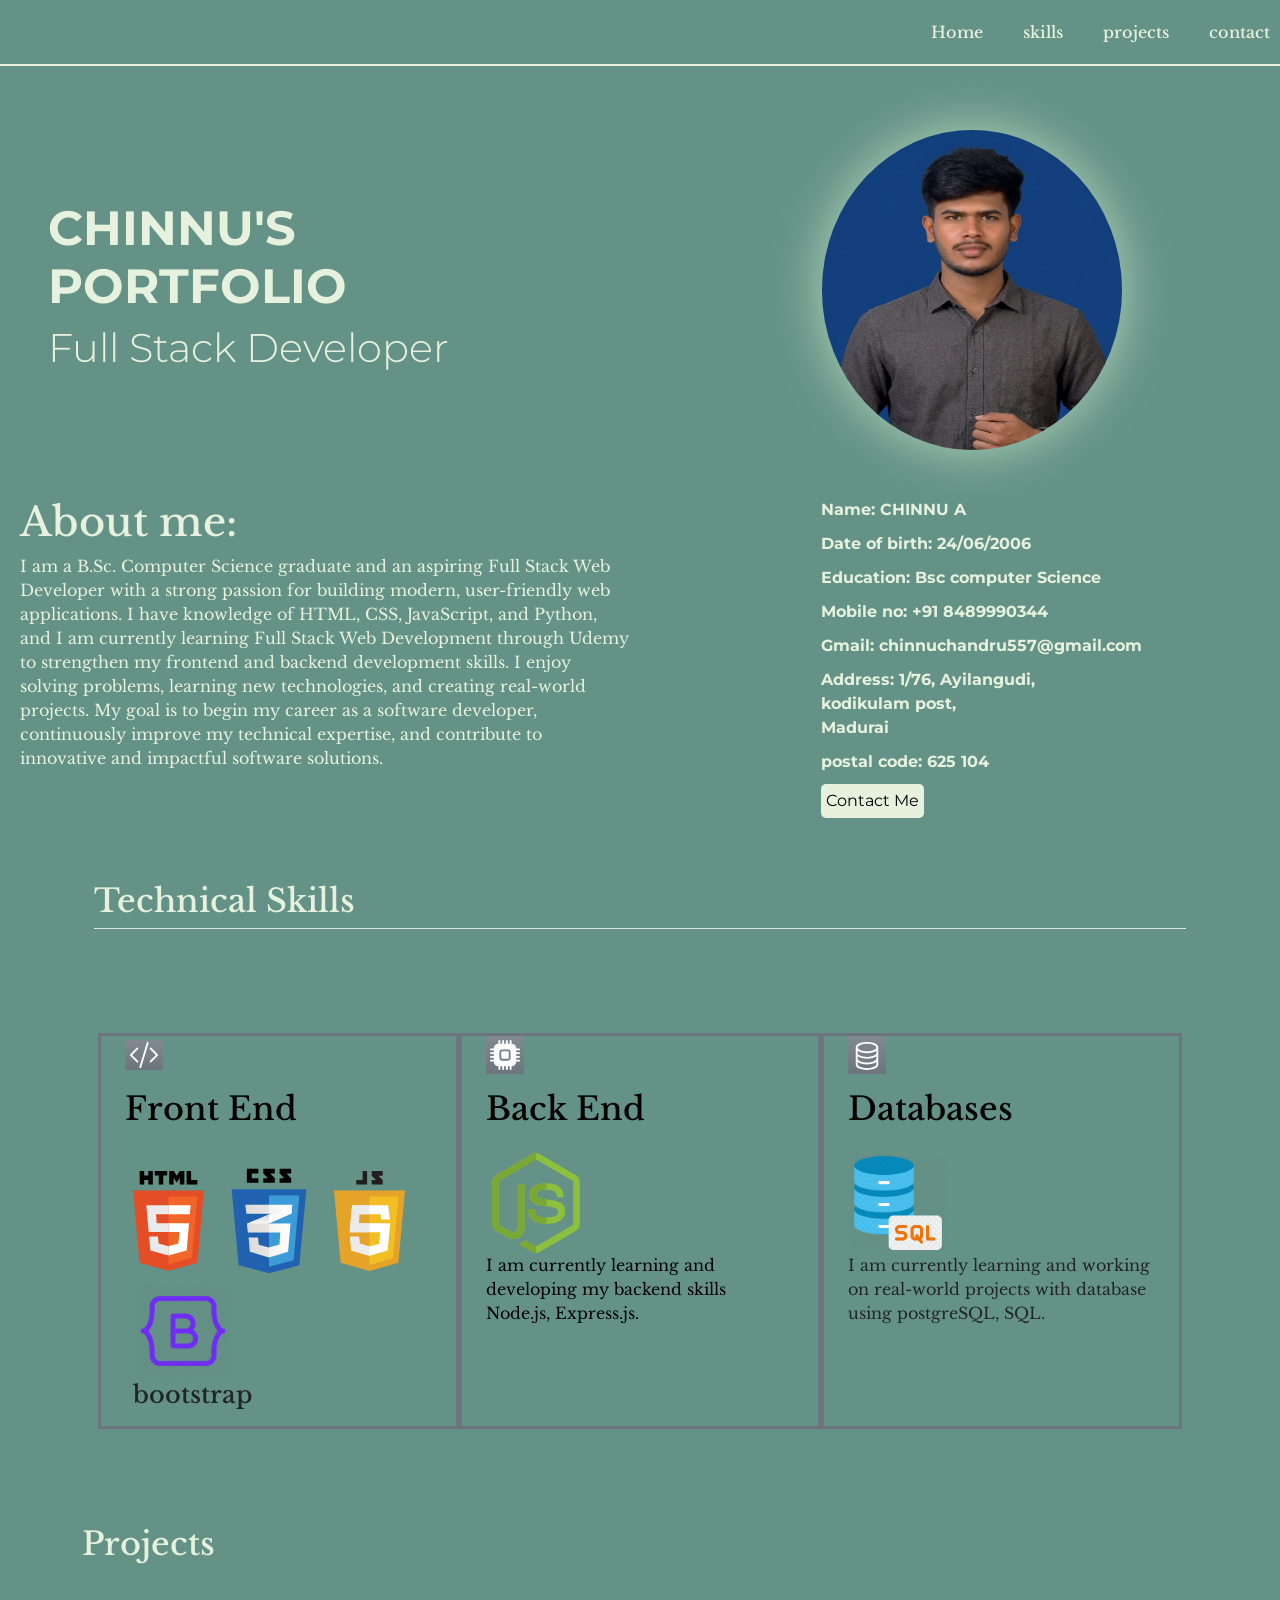
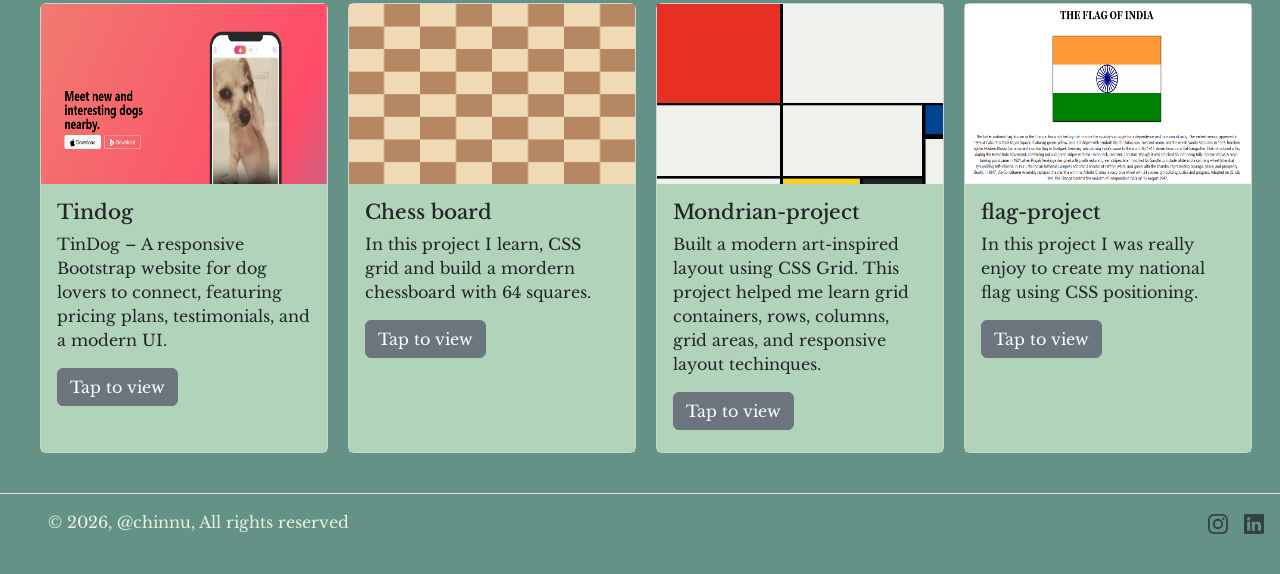
<file: index.html>
<!DOCTYPE html>
<html lang="en">

<head>
    <meta charset="UTF-8">
    <meta name="viewport" content="width=device-width, initial-scale=1.0">
    <title>Chinnu's Portfolio</title>
    <link rel="stylesheet" href="style.css">
    <link href="https://cdn.jsdelivr.net/npm/bootstrap@5.3.8/dist/css/bootstrap.min.css" rel="stylesheet"
        integrity="sha384-sRIl4kxILFvY47J16cr9ZwB07vP4J8+LH7qKQnuqkuIAvNWLzeN8tE5YBujZqJLB" crossorigin="anonymous">
    <link rel="preconnect" href="https://fonts.googleapis.com">
    <link rel="preconnect" href="https://fonts.gstatic.com" crossorigin>
    <link
        href="https://fonts.googleapis.com/css2?family=Libre+Baskerville:ital,wght@0,400..700;1,400..700&family=Montserrat:ital,wght@0,100..900;1,100..900&display=swap"
        rel="stylesheet">
</head>

<body class="body">
    <header>
        <div class="header">
            <ul>
                <li>Home</li>
                <li>skills</li>
                <li>projects</li>
                <li>contact</li>
            </ul>
        </div>
    </header>
    <div class="row flex-lg-row-reverse align-items-center justify-content-center g-5 py-5 profile-container ">
        <div class="col-10 col-sm-8 col-lg-6"> <img src="chinnups.jpeg"
                class=" profile d-block mx-lg-auto justify-content-center" alt="CHINNU" loading="lazy">
        </div>
        <div class="col-lg-6">
            <h1 class="display-5 fw-bold  lh-5 mx-5">CHINNU'S PORTFOLIO</h1>
            <h2 class="lead mx-5 fs-1 ">Full Stack Developer</h2>
        </div>
    </div>
    <div class="content">
        <div class="about">
            <h1>About me:</h1>
            <p>I am a B.Sc. Computer Science graduate and an aspiring Full Stack Web Developer with a strong passion for
                building modern, user-friendly web applications. I have knowledge of HTML, CSS, JavaScript, and Python,
                and I am currently learning Full Stack Web Development through Udemy to strengthen my frontend and
                backend development skills. I enjoy solving problems, learning new technologies, and creating real-world
                projects. My goal is to begin my career as a software developer, continuously improve my technical
                expertise, and contribute to innovative and impactful software solutions.</p>
        </div>
        <div class="details">
            <ul>

                <li><span>Name:</span> CHINNU A</li>
                <li><span>Date of birth:</span> 24/06/2006</li>
                <li><span>Education:</span> Bsc computer Science</li>
                <li><span>Mobile no:</span> +91 8489990344</li>
                <li><span>Gmail:</span> chinnuchandru557@gmail.com</li>
                <li><span>Address:</span> 1/76, Ayilangudi,<br>
                    kodikulam post, <br>
                    Madurai
                </li>
                <li><span>postal code:</span> 625 104</li>
                <a href="mailto:chinnuchandru557@gmail.com"><button class="contact-button">Contact Me</button></a>
            </ul>




        </div>
    </div>
    <div class="container px-4 py-5 " id="featured-3 ">
        <h2 class="pb-2 border-bottom">Technical Skills</h2>
        <div class="row g-5 py-5 row-cols-1 row-cols-lg-3 g-5 my-0 mx-1 ">
            <div class="feature col border border-secondary border-3 skills">

                <div
                    class="feature-icon d-inline-flex align-items-center justify-content-center text-bg-secondary bg-gradient fs-2 mb-3 mt-1 px-1 ">
                    <svg xmlns="http://www.w3.org/2000/svg" width="30" height="30" fill="currentColor"
                        class="bi bi-code-slash" viewBox="0 0 16 16">
                        <path
                            d="M10.478 1.647a.5.5 0 1 0-.956-.294l-4 13a.5.5 0 0 0 .956.294zM4.854 4.146a.5.5 0 0 1 0 .708L1.707 8l3.147 3.146a.5.5 0 0 1-.708.708l-3.5-3.5a.5.5 0 0 1 0-.708l3.5-3.5a.5.5 0 0 1 .708 0m6.292 0a.5.5 0 0 0 0 .708L14.293 8l-3.147 3.146a.5.5 0 0 0 .708.708l3.5-3.5a.5.5 0 0 0 0-.708l-3.5-3.5a.5.5 0 0 0-.708 0" />
                    </svg>
                </div>
                <h3 class="fs-2 text-body-emphasis mt-1">Front End</h3>
                <div class="mt-4 p-2">
                    <img src="./svg/html (2).svg" height="100" alt="html"> <img src="./svg/css (1).svg" alt="css"
                        height="120">
                    <img src="./svg/javascript.svg" alt="js" height="100">
                    <div>
                        <img src="./logos/bootstrap.png" height="100" alt="bootstrap">
                        <h4 class="text-dark">bootstrap</h4>
                    </div>

                </div>
            </div>
            <div class="feature col border border-secondary border-3 skills">
                <div
                    class="feature-icon d-inline-flex align-items-center justify-content-center text-bg-secondary bg-gradient fs-2 mb-3 p-1">
                    <svg xmlns="http://www.w3.org/2000/svg" width="30" height="30" fill="currentColor"
                        class="bi bi-cpu-fill" viewBox="0 0 16 16">
                        <path d="M6.5 6a.5.5 0 0 0-.5.5v3a.5.5 0 0 0 .5.5h3a.5.5 0 0 0 .5-.5v-3a.5.5 0 0 0-.5-.5z" />
                        <path
                            d="M5.5.5a.5.5 0 0 0-1 0V2A2.5 2.5 0 0 0 2 4.5H.5a.5.5 0 0 0 0 1H2v1H.5a.5.5 0 0 0 0 1H2v1H.5a.5.5 0 0 0 0 1H2v1H.5a.5.5 0 0 0 0 1H2A2.5 2.5 0 0 0 4.5 14v1.5a.5.5 0 0 0 1 0V14h1v1.5a.5.5 0 0 0 1 0V14h1v1.5a.5.5 0 0 0 1 0V14h1v1.5a.5.5 0 0 0 1 0V14a2.5 2.5 0 0 0 2.5-2.5h1.5a.5.5 0 0 0 0-1H14v-1h1.5a.5.5 0 0 0 0-1H14v-1h1.5a.5.5 0 0 0 0-1H14v-1h1.5a.5.5 0 0 0 0-1H14A2.5 2.5 0 0 0 11.5 2V.5a.5.5 0 0 0-1 0V2h-1V.5a.5.5 0 0 0-1 0V2h-1V.5a.5.5 0 0 0-1 0V2h-1zm1 4.5h3A1.5 1.5 0 0 1 11 6.5v3A1.5 1.5 0 0 1 9.5 11h-3A1.5 1.5 0 0 1 5 9.5v-3A1.5 1.5 0 0 1 6.5 5" />
                    </svg>
                </div>
                <h3 class="fs-2 text-body-emphasis">Back End</h3>
                <div>
                    <img src="./svg/node-js.svg" class="mt-3" height="100" alt="node-logo">
                    <p style="color: black;"> I am currently learning and developing my backend skills Node.js,
                        Express.js.</p>
                </div>

            </div>
            <div class="feature col border border-secondary border-3 skills">
                <div
                    class="feature-icon d-inline-flex align-items-center justify-content-center text-bg-secondary bg-gradient fs-2 mb-3 p-1">
                    <svg xmlns="http://www.w3.org/2000/svg" width="30" height="30" fill="currentColor"
                        class="bi bi-database" viewBox="0 0 16 16">
                        <path
                            d="M4.318 2.687C5.234 2.271 6.536 2 8 2s2.766.27 3.682.687C12.644 3.125 13 3.627 13 4c0 .374-.356.875-1.318 1.313C10.766 5.729 9.464 6 8 6s-2.766-.27-3.682-.687C3.356 4.875 3 4.373 3 4c0-.374.356-.875 1.318-1.313M13 5.698V7c0 .374-.356.875-1.318 1.313C10.766 8.729 9.464 9 8 9s-2.766-.27-3.682-.687C3.356 7.875 3 7.373 3 7V5.698c.271.202.58.378.904.525C4.978 6.711 6.427 7 8 7s3.022-.289 4.096-.777A5 5 0 0 0 13 5.698M14 4c0-1.007-.875-1.755-1.904-2.223C11.022 1.289 9.573 1 8 1s-3.022.289-4.096.777C2.875 2.245 2 2.993 2 4v9c0 1.007.875 1.755 1.904 2.223C4.978 15.71 6.427 16 8 16s3.022-.289 4.096-.777C13.125 14.755 14 14.007 14 13zm-1 4.698V10c0 .374-.356.875-1.318 1.313C10.766 11.729 9.464 12 8 12s-2.766-.27-3.682-.687C3.356 10.875 3 10.373 3 10V8.698c.271.202.58.378.904.525C4.978 9.71 6.427 10 8 10s3.022-.289 4.096-.777A5 5 0 0 0 13 8.698m0 3V13c0 .374-.356.875-1.318 1.313C10.766 14.729 9.464 15 8 15s-2.766-.27-3.682-.687C3.356 13.875 3 13.373 3 13v-1.302c.271.202.58.378.904.525C4.978 12.71 6.427 13 8 13s3.022-.289 4.096-.777c.324-.147.633-.323.904-.525" />
                    </svg>
                </div>
                <h3 class="fs-2 text-body-emphasis">Databases</h3>
                <div>
                    <img src="./logos/sql.png" height="100" class="mt-3" alt="sql-icon">
                    <p class="text-dark">I am currently learning and working on real-world projects with database using
                        postgreSQL, SQL.</p>
                </div>

            </div>
        </div>
    </div>
    <div class="container mb-3">
        <h2>Projects</h2>
    </div>
    <div class="project  ">
        <div class="project-container">
            <div class="bd-example m-0 border-0">
                <div class="card" style=" height: 450px; width: 18rem;">
                    <img src="./project img/tindog.png" height="180" width="100%" alt="tindog">
                    <div class="card-body project-bgcolor">
                        <h5 class="card-title">Tindog</h5>
                        <p class="card-text">TinDog – A responsive Bootstrap website for dog lovers to connect,
                            featuring
                            pricing plans, testimonials, and a modern UI.</p>
                        <a href="./css project/11.3 TinDog Project/index.html" class="btn btn-secondary">Tap to view</a>
                    </div>
                </div>
            </div>
        </div>



        <div class="project-container">
            <div class="bd-example m-0 border-0 ">
                <div class="card" style=" height: 450px; width: 18rem;">
                    <img src="./project img/chessboard-project.png" height="180" width="100%" alt="chessboard">
                    <div class="card-body project-bgcolor">
                        <h5 class="card-title">Chess board</h5>
                        <p class="card-text">In this project I learn, CSS grid and build a mordern chessboard with 64
                            squares.</p>
                        <a href="./css project/10.0 Display Grid/index.html" class="btn btn-secondary">Tap to view</a>
                    </div>
                </div>
            </div>

        </div>
        <div class="project-container">
            <div class="bd-example m-0 border-0">
                <div class="card" style=" height: 450px; width: 18rem;">
                    <img src="./project img/mondrian-project.png" height="180" width="100%" alt="chessboard">
                    <div class="card-body project-bgcolor">
                        <h5 class="card-title">Mondrian-project</h5>
                        <p class="card-text">Built a modern art-inspired layout using CSS Grid. This project helped me
                            learn grid containers, rows, columns, grid areas, and responsive layout techinques.</p>
                        <a href="./css project/10.3 Mondrian Project/index.html" class="btn btn-secondary">Tap to
                            view</a>
                    </div>
                </div>
            </div>
        </div>
        <div class="project-container">
            <div class="bd-example m-0 border-0 ">
                <div class="card" style=" height: 450px; width: 18rem;">
                    <img src="./project img/css flag-project.png" height="180" width="100%" alt="indian flag">
                    <div class="card-body project-bgcolor">
                        <h5 class="card-title">flag-project</h5>
                        <p class="card-text">In this project I was really enjoy to create my national flag using CSS positioning. </p>
                        <a href="./css project/7.3+Flag+Project/7.3 CSS Flag Project/index.html"
                            class="btn btn-secondary">Tap to view</a>
                    </div>
                </div>
            </div>
        </div>
    </div>
    <footer class="d-flex flex-wrap justify-content-between align-items-center py-3 my-4 border-top">
        <div class="col-md-4 d-flex align-items-center"> </a> <span class="mb-3 mb-md-0 mx-5 text-body-light">© 2026,
                @chinnu, All rights reserved</span> </div>
        <ul class="nav col-md-4 justify-content-end list-unstyled d-flex mx-3">
            <li class="ms-3"><a class="text-body-secondary" href="https://www.instagram.com/itz__chinnu._.xx/"
                    aria-label="Instagram"><svg xmlns="https://www.instagram.com/itz__chinnu._.xx/" width="20"
                        height="20" fill="currentColor" class="bi bi-instagram" viewBox="0 0 16 16">
                        <path
                            d="M8 0C5.829 0 5.556.01 4.703.048 3.85.088 3.269.222 2.76.42a3.9 3.9 0 0 0-1.417.923A3.9 3.9 0 0 0 .42 2.76C.222 3.268.087 3.85.048 4.7.01 5.555 0 5.827 0 8.001c0 2.172.01 2.444.048 3.297.04.852.174 1.433.372 1.942.205.526.478.972.923 1.417.444.445.89.719 1.416.923.51.198 1.09.333 1.942.372C5.555 15.99 5.827 16 8 16s2.444-.01 3.298-.048c.851-.04 1.434-.174 1.943-.372a3.9 3.9 0 0 0 1.416-.923c.445-.445.718-.891.923-1.417.197-.509.332-1.09.372-1.942C15.99 10.445 16 10.173 16 8s-.01-2.445-.048-3.299c-.04-.851-.175-1.433-.372-1.941a3.9 3.9 0 0 0-.923-1.417A3.9 3.9 0 0 0 13.24.42c-.51-.198-1.092-.333-1.943-.372C10.443.01 10.172 0 7.998 0zm-.717 1.442h.718c2.136 0 2.389.007 3.232.046.78.035 1.204.166 1.486.275.373.145.64.319.92.599s.453.546.598.92c.11.281.24.705.275 1.485.039.843.047 1.096.047 3.231s-.008 2.389-.047 3.232c-.035.78-.166 1.203-.275 1.485a2.5 2.5 0 0 1-.599.919c-.28.28-.546.453-.92.598-.28.11-.704.24-1.485.276-.843.038-1.096.047-3.232.047s-2.39-.009-3.233-.047c-.78-.036-1.203-.166-1.485-.276a2.5 2.5 0 0 1-.92-.598 2.5 2.5 0 0 1-.6-.92c-.109-.281-.24-.705-.275-1.485-.038-.843-.046-1.096-.046-3.233s.008-2.388.046-3.231c.036-.78.166-1.204.276-1.486.145-.373.319-.64.599-.92s.546-.453.92-.598c.282-.11.705-.24 1.485-.276.738-.034 1.024-.044 2.515-.045zm4.988 1.328a.96.96 0 1 0 0 1.92.96.96 0 0 0 0-1.92m-4.27 1.122a4.109 4.109 0 1 0 0 8.217 4.109 4.109 0 0 0 0-8.217m0 1.441a2.667 2.667 0 1 1 0 5.334 2.667 2.667 0 0 1 0-5.334" />
                    </svg></a></li>
            <li class="ms-3"><a class="text-body-secondary" href="https://www.linkedin.com/in/chinnu07/"
                    aria-label="linkedin"><svg xmlns="https://www.linkedin.com/in/chinnu07/" width="20" height="20"
                        fill="currentColor" class="bi bi-linkedin" viewBox="0 0 16 16">
                        <path
                            d="M0 1.146C0 .513.526 0 1.175 0h13.65C15.474 0 16 .513 16 1.146v13.708c0 .633-.526 1.146-1.175 1.146H1.175C.526 16 0 15.487 0 14.854zm4.943 12.248V6.169H2.542v7.225zm-1.2-8.212c.837 0 1.358-.554 1.358-1.248-.015-.709-.52-1.248-1.342-1.248S2.4 3.226 2.4 3.934c0 .694.521 1.248 1.327 1.248zm4.908 8.212V9.359c0-.216.016-.432.08-.586.173-.431.568-.878 1.232-.878.869 0 1.216.662 1.216 1.634v3.865h2.401V9.25c0-2.22-1.184-3.252-2.764-3.252-1.274 0-1.845.7-2.165 1.193v.025h-.016l.016-.025V6.169h-2.4c.03.678 0 7.225 0 7.225z" />
                    </svg></a></li>
        </ul>
    </footer>


</body>

</html>
</file>
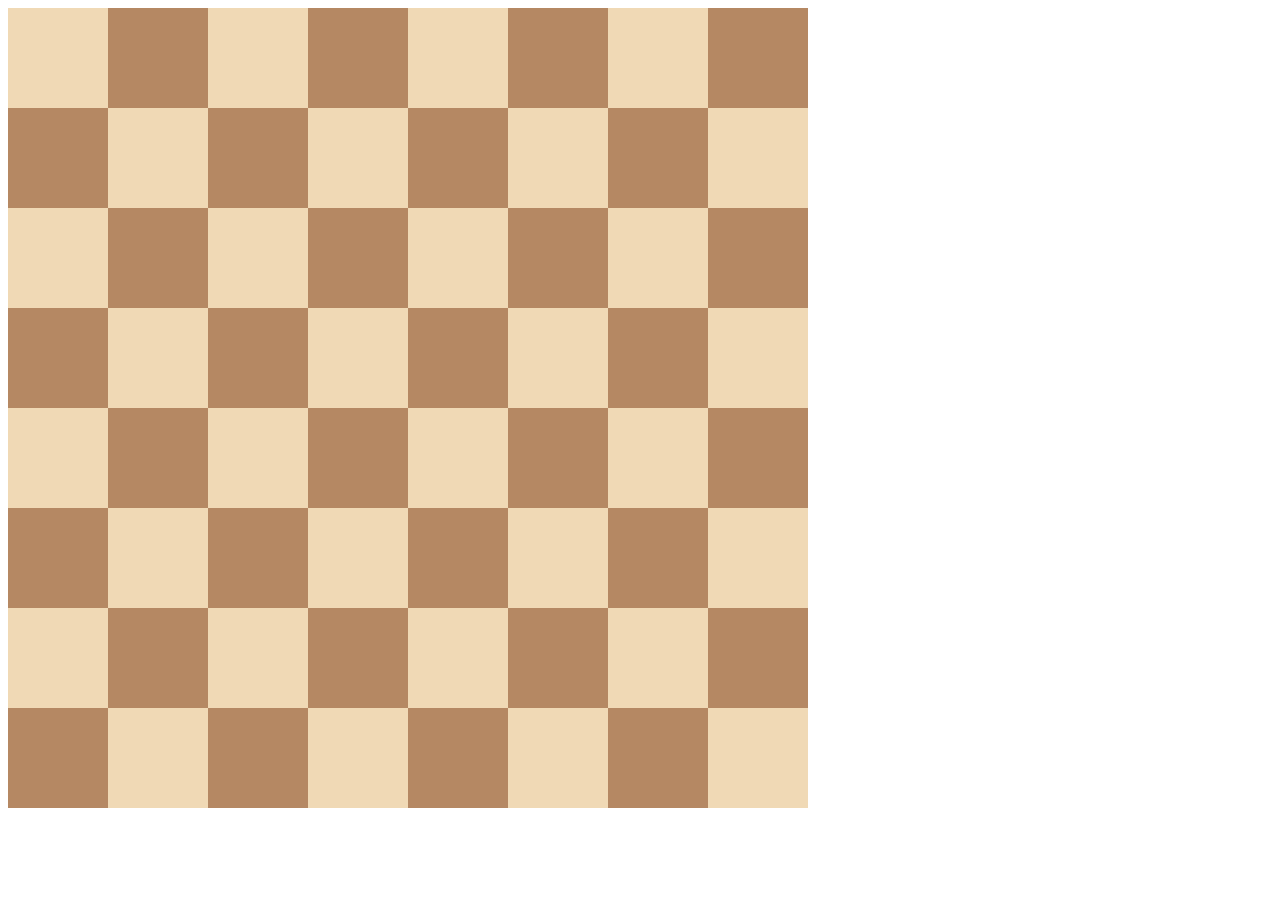
<file: css project/10.0 Display Grid/index.html>
<!DOCTYPE html>
<html>

<head>
  <title>Chessboard</title>
  <style>
      .container{
        width: 800px;
        display:grid;
        grid-template-columns: 1fr 1fr 1fr 1fr 1fr 1fr 1fr 1fr ; 
        grid-template-rows: 1fr 1fr 1fr 1fr 1fr 1fr 1fr 1fr ;
      }
    .black{
      height: 100px;
      width: 100px;
      background-color:#b58863;
    }
    .white{
      height: 100px;
      width: 100px;
      background-color:#f0d9b5;
    
    }
    /* Write your code here */
    /* Each square should be 100px by 100px */
    /* My colours for white: #f0d9b5, black: #b58863 */
  </style>
</head>

<body>
  <div class="container">
    <div class="white"></div>
    <div class="black"></div>
    <div class="white"></div>
    <div class="black"></div>
    <div class="white"></div>
    <div class="black"></div>
    <div class="white"></div>
    <div class="black"></div>
    <div class="black"></div>
    <div class="white"></div>
    <div class="black"></div>
    <div class="white"></div>
    <div class="black"></div>
    <div class="white"></div>
    <div class="black"></div>
    <div class="white"></div>
    <div class="white"></div>
    <div class="black"></div>
    <div class="white"></div>
    <div class="black"></div>
    <div class="white"></div>
    <div class="black"></div>
    <div class="white"></div>
    <div class="black"></div>
    <div class="black"></div>
    <div class="white"></div>
    <div class="black"></div>
    <div class="white"></div>
    <div class="black"></div>
    <div class="white"></div>
    <div class="black"></div>
    <div class="white"></div>
    <div class="white"></div>
    <div class="black"></div>
    <div class="white"></div>
    <div class="black"></div>
    <div class="white"></div>
    <div class="black"></div>
    <div class="white"></div>
    <div class="black"></div>
    <div class="black"></div>
    <div class="white"></div>
    <div class="black"></div>
    <div class="white"></div>
    <div class="black"></div>
    <div class="white"></div>
    <div class="black"></div>
    <div class="white"></div>
    <div class="white"></div>
    <div class="black"></div>
    <div class="white"></div>
    <div class="black"></div>
    <div class="white"></div>
    <div class="black"></div>
    <div class="white"></div>
    <div class="black"></div>
    <div class="black"></div>
    <div class="white"></div>
    <div class="black"></div>
    <div class="white"></div>
    <div class="black"></div>
    <div class="white"></div>
    <div class="black"></div>
    <div class="white"></div>
  </div>
</body>

</html>
</file>
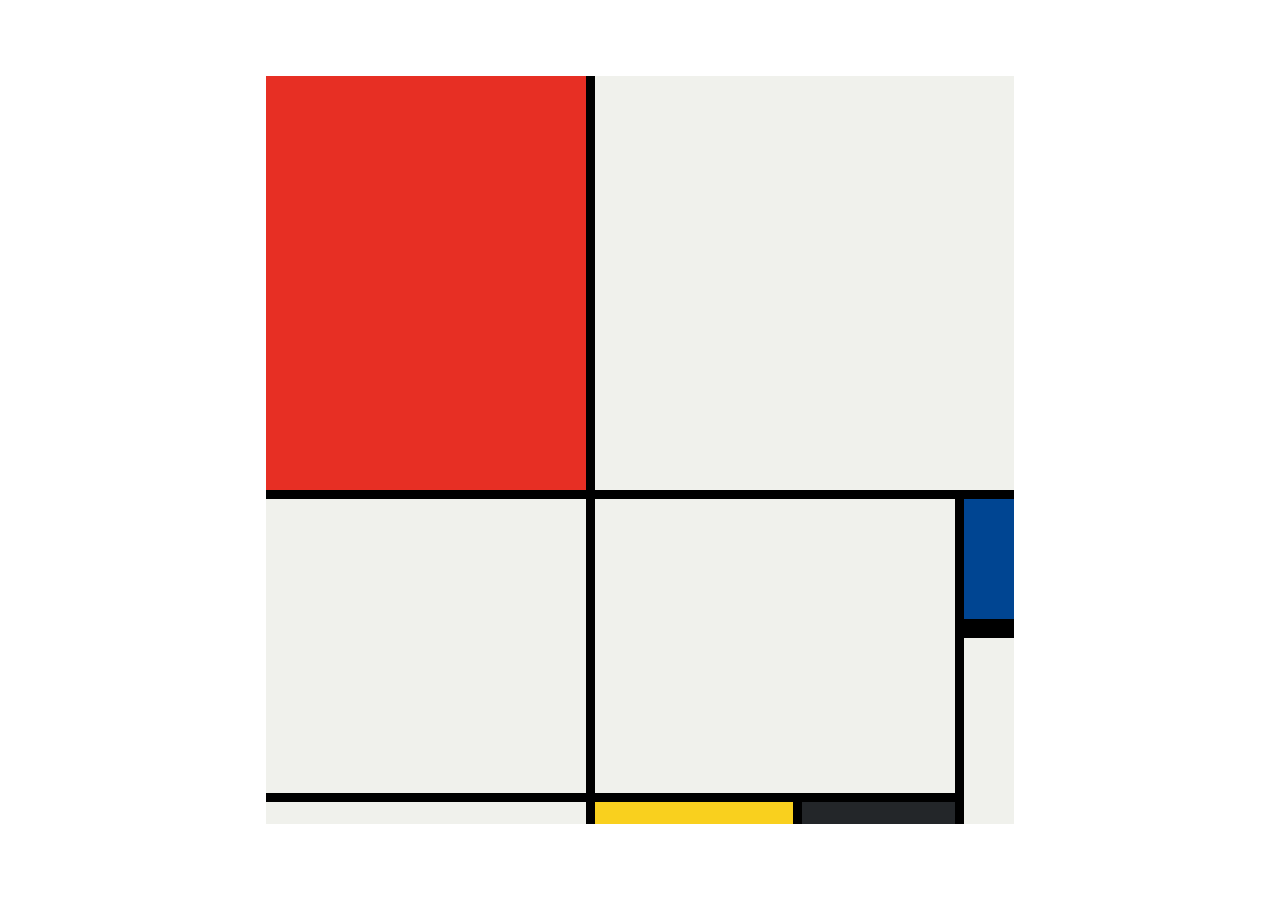
<file: css project/10.3 Mondrian Project/index.html>
<!DOCTYPE html>
<html lang="en">

<head>
  <meta charset="UTF-8">
  <meta name="viewport" content="width=device-width, initial-scale=1.0">
  <title>Mondrian Project</title>
  <style>
    /* 
    Write your CSS here 
    Gap Colour: #000
    White: 
    Red: #E72F24
    Black: #232629
    Blue: #004592
    Yellow: #F9D01E

    For dimensions, see dimensions.png image.
    HINT: Remember you can't change the properties of grid lines.
    But grid lines are transparent!
    */
    body{
      display: flex;
      margin:0;
      padding: 0;
      height: 100vh;
      justify-content: center;
      align-items: center;

    }
    .container{
      display: grid;
      background-color: #000 ;
      gap: 9px;
      height: 748px;
      width:748px;
      grid-template-rows:414px 130px 155px 22px;
      grid-template-columns: 320px 198px 153px 50px;
  
    }
    .box{
      background-color:#F0F1EC;
    }
    .red{
      background-color:#E72f24 ;

    }
    .white1{
      grid-column: span 3;
    }
    .white2{
      grid-row: span 2;
    }
    .white3{
      grid-row: 2/4 ;
      grid-column: 2/4;
    }
    .blue{
      background-color: #004592;
      border-bottom: 10px solid  #000 ;
    }
    .white4{
      grid-row: span 2;

    }
    .yellow{
      background-color:#F9D01E ;
      grid-area:4/2;

      
    }
    .black{
      background-color: #232629;
      grid-area: 4/3;
    }
    

  
  </style>
</head>

<body>
  <!-- Write your HTML here -->
   <div class="container">
   <div class=" box red"></div>
   <div class="box white1"></div>
  <div class="box white2"></div>
    <div class="box white3"></div>
   <div class="box blue"></div>
   <div class="box white4"></div>
   <div class=" box yellow"></div>
   <div class=" box black"></div>
   <div class="box"></div>

</body>

</html>
</file>
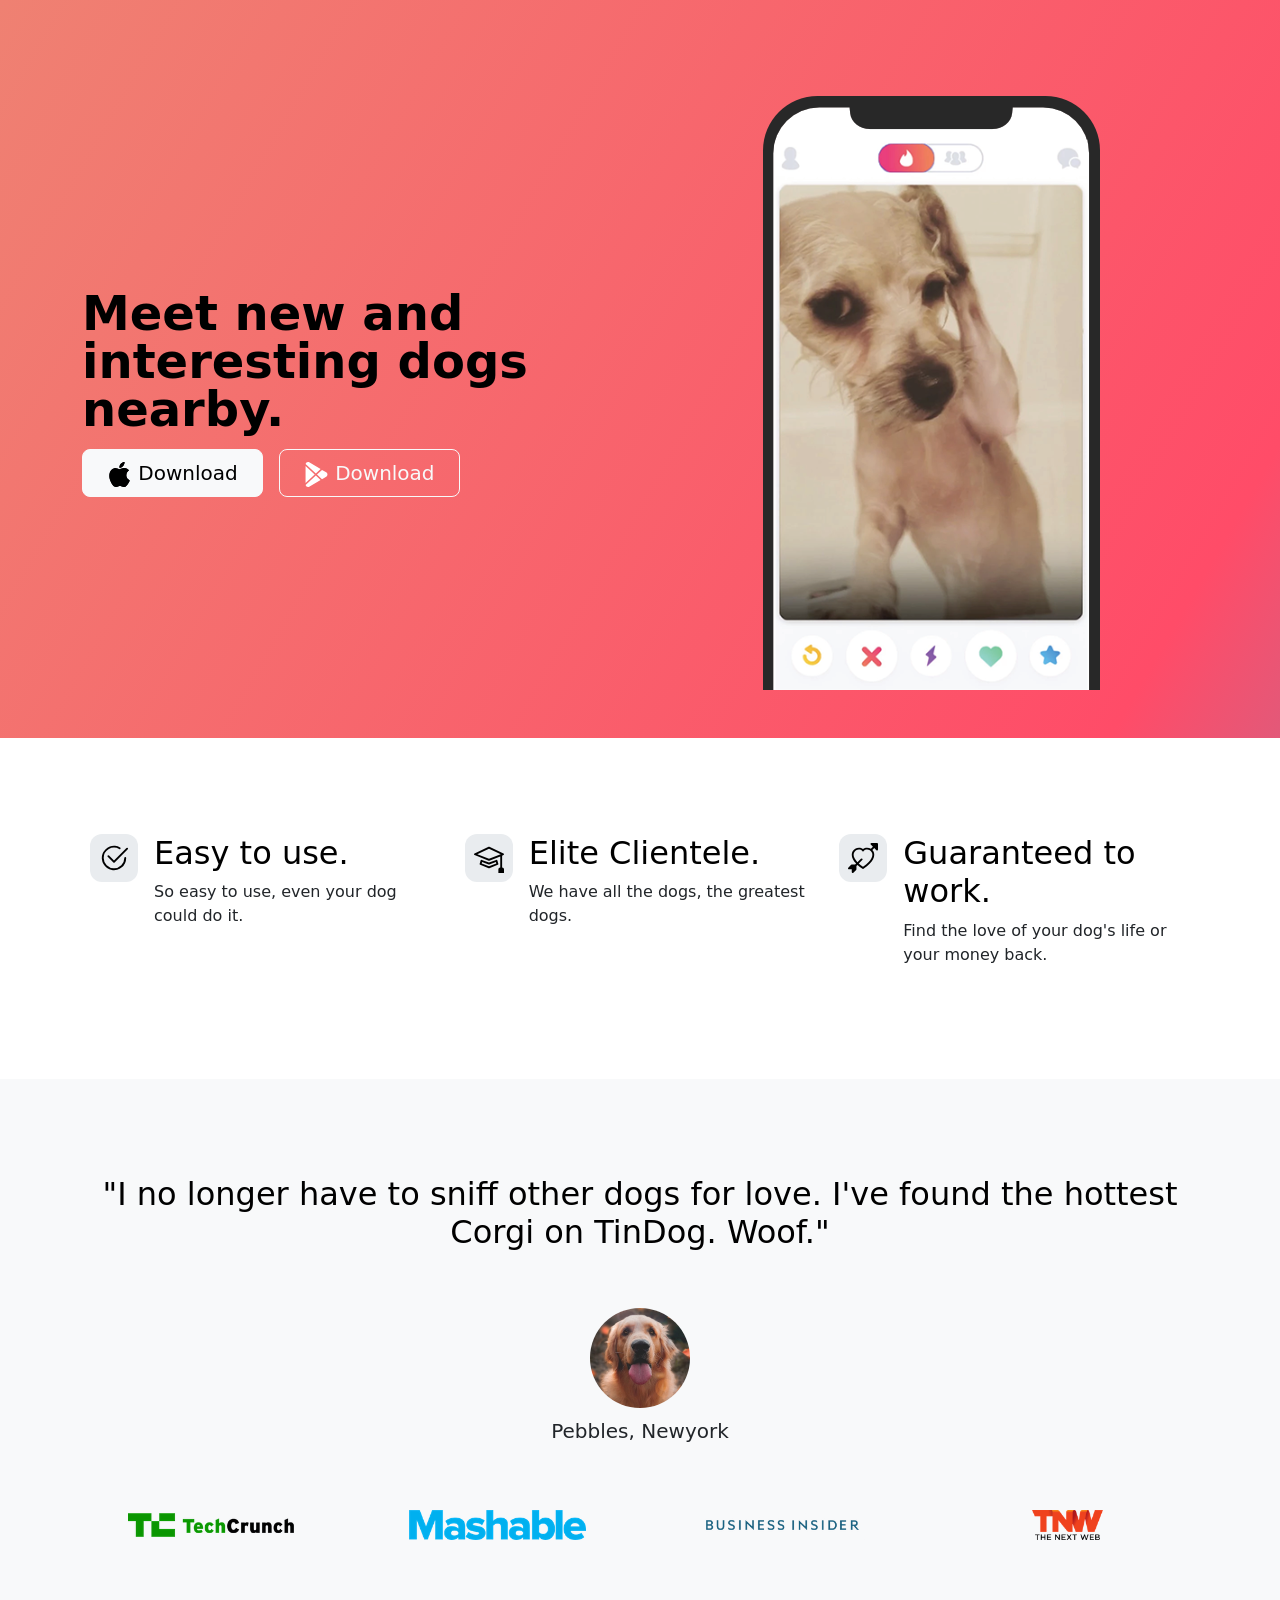
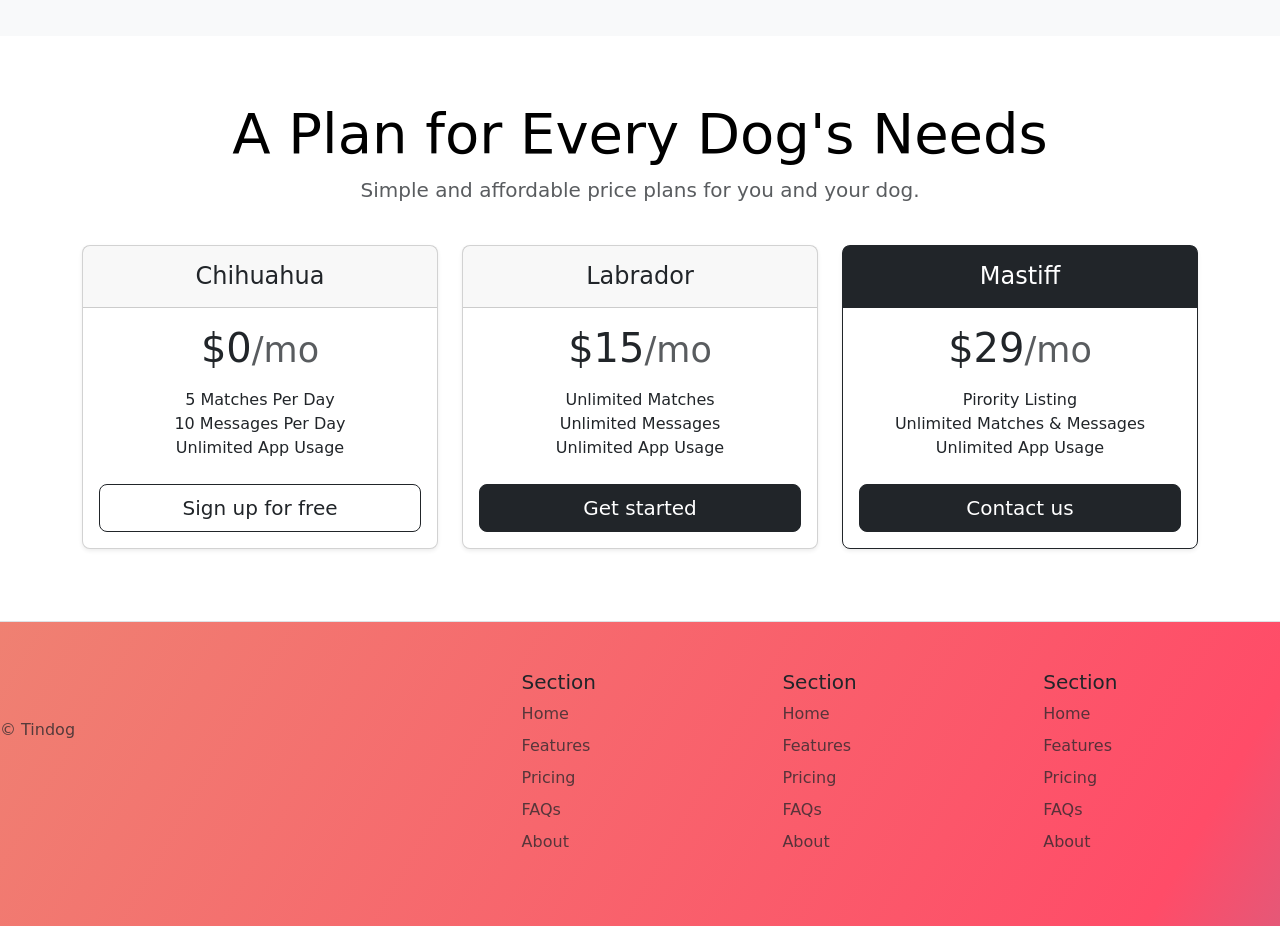
<file: css project/11.3 TinDog Project/index.html>
<!DOCTYPE html>
<html lang="en">

<head>
  <meta charset="UTF-8">
  <meta name="viewport" content="width=device-width, initial-scale=1.0">
  <title>TinDog</title>
  <link href="https://cdn.jsdelivr.net/npm/bootstrap@5.3.8/dist/css/bootstrap.min.css" rel="stylesheet"
    integrity="sha384-sRIl4kxILFvY47J16cr9ZwB07vP4J8+LH7qKQnuqkuIAvNWLzeN8tE5YBujZqJLB" crossorigin="anonymous">
  <link rel="stylesheet" href="./css/style.css">
</head>

<body>

  <!-- Title -->
  <section id="title">
    <div class="gradient-background">
      <div class="container mt-5 ">
        <div class="row flex-lg-row-reverse align-items-center g-5 py-5 ">
          <div class="col-10 col-sm-8 col-lg-6"> <img src="./images/iphone.png" class="d-block mx-lg-auto img-fluid "
              alt="iphone" height="200"> </div>
          <div class="col-lg-6">
            <h1 class="display-5 fw-bold text-body-emphasis lh-1 mb-3">Meet new and interesting dogs nearby.</h1>
            <div class="d-grid gap-2 d-md-flex justify-content-md-start"> <button type="button"
                class="btn btn-light btn-lg px-4 me-md-2"><svg xmlns="http://www.w3.org/2000/svg" width="25" height="25"
                  fill="currentcolor" class="bi bi-apple" viewBox="0 0 16 16">
                  <path
                    d="M11.182.008C11.148-.03 9.923.023 8.857 1.18c-1.066 1.156-.902 2.482-.878 2.516s1.52.087 2.475-1.258.762-2.391.728-2.43m3.314 11.733c-.048-.096-2.325-1.234-2.113-3.422s1.675-2.789 1.698-2.854-.597-.79-1.254-1.157a3.7 3.7 0 0 0-1.563-.434c-.108-.003-.483-.095-1.254.116-.508.139-1.653.589-1.968.607-.316.018-1.256-.522-2.267-.665-.647-.125-1.333.131-1.824.328-.49.196-1.422.754-2.074 2.237-.652 1.482-.311 3.83-.067 4.56s.625 1.924 1.273 2.796c.576.984 1.34 1.667 1.659 1.899s1.219.386 1.843.067c.502-.308 1.408-.485 1.766-.472.357.013 1.061.154 1.782.539.571.197 1.111.115 1.652-.105.541-.221 1.324-1.059 2.238-2.758q.52-1.185.473-1.282" />
                  <path
                    d="M11.182.008C11.148-.03 9.923.023 8.857 1.18c-1.066 1.156-.902 2.482-.878 2.516s1.52.087 2.475-1.258.762-2.391.728-2.43m3.314 11.733c-.048-.096-2.325-1.234-2.113-3.422s1.675-2.789 1.698-2.854-.597-.79-1.254-1.157a3.7 3.7 0 0 0-1.563-.434c-.108-.003-.483-.095-1.254.116-.508.139-1.653.589-1.968.607-.316.018-1.256-.522-2.267-.665-.647-.125-1.333.131-1.824.328-.49.196-1.422.754-2.074 2.237-.652 1.482-.311 3.83-.067 4.56s.625 1.924 1.273 2.796c.576.984 1.34 1.667 1.659 1.899s1.219.386 1.843.067c.502-.308 1.408-.485 1.766-.472.357.013 1.061.154 1.782.539.571.197 1.111.115 1.652-.105.541-.221 1.324-1.059 2.238-2.758q.52-1.185.473-1.282" />
                </svg> Download</button> <button type="button" class="btn btn-outline-light btn-lg px-4 "><svg
                  xmlns="http://www.w3.org/2000/svg" width="25" height="25" fill="white" class="bi bi-google-play"
                  viewBox="0 0 16 16">
                  <path
                    d="M14.222 9.374c1.037-.61 1.037-2.137 0-2.748L11.528 5.04 8.32 8l3.207 2.96zm-3.595 2.116L7.583 8.68 1.03 14.73c.201 1.029 1.36 1.61 2.303 1.055zM1 13.396V2.603L6.846 8zM1.03 1.27l6.553 6.05 3.044-2.81L3.333.215C2.39-.341 1.231.24 1.03 1.27" />
                </svg> Download</button> </div>
          </div>
        </div>
      </div>
    </div>

  </section>
  <!-- Features -->
  <section id="features">
    <div class="container mt-5">
    <div class="row g-4 py-5 px-2 row-cols-1 row-cols-lg-3">
      <div class="col d-flex align-items-start">
        <div
          class="icon-square text-body-emphasis bg-body-secondary d-inline-flex align-items-center justify-content-center fs-4 flex-shrink-0 me-3">
          <svg xmlns="http://www.w3.org/2000/svg" width="30" height="30" fill="currentColor" class="bi bi-check2-circle"
            viewBox="0 0 16 16">
            <path
              d="M2.5 8a5.5 5.5 0 0 1 8.25-4.764.5.5 0 0 0 .5-.866A6.5 6.5 0 1 0 14.5 8a.5.5 0 0 0-1 0 5.5 5.5 0 1 1-11 0" />
            <path
              d="M15.354 3.354a.5.5 0 0 0-.708-.708L8 9.293 5.354 6.646a.5.5 0 1 0-.708.708l3 3a.5.5 0 0 0 .708 0z" />
          </svg>
        </div>
        <div>
          <h3 class="fs-2 text-body-emphasis">Easy to use.</h3>
          <p>So easy to use, even your dog could do it.</p>
        </div>
      </div>
      <div class="col d-flex align-items-start">
        <div
          class="icon-square text-body-emphasis bg-body-secondary d-inline-flex align-items-center justify-content-center fs-4 flex-shrink-0 me-3">
          <svg xmlns="http://www.w3.org/2000/svg" width="30" height="30" fill="currentColor" class="bi bi-mortarboard"
            viewBox="0 0 16 16">
            <path
              d="M8.211 2.047a.5.5 0 0 0-.422 0l-7.5 3.5a.5.5 0 0 0 .025.917l7.5 3a.5.5 0 0 0 .372 0L14 7.14V13a1 1 0 0 0-1 1v2h3v-2a1 1 0 0 0-1-1V6.739l.686-.275a.5.5 0 0 0 .025-.917zM8 8.46 1.758 5.965 8 3.052l6.242 2.913z" />
            <path
              d="M4.176 9.032a.5.5 0 0 0-.656.327l-.5 1.7a.5.5 0 0 0 .294.605l4.5 1.8a.5.5 0 0 0 .372 0l4.5-1.8a.5.5 0 0 0 .294-.605l-.5-1.7a.5.5 0 0 0-.656-.327L8 10.466zm-.068 1.873.22-.748 3.496 1.311a.5.5 0 0 0 .352 0l3.496-1.311.22.748L8 12.46z" />
          </svg>
        </div>
        <div>
          <h3 class="fs-2 text-body-emphasis">Elite Clientele.</h3>
          <p>We have all the dogs, the greatest dogs.</p>
        </div>
      </div>
      <div class="col d-flex align-items-start">
        <div
          class="icon-square text-body-emphasis bg-body-secondary d-inline-flex align-items-center justify-content-center fs-4 flex-shrink-0 me-3">
          <svg xmlns="http://www.w3.org/2000/svg" width="30" height="30" fill="currentColor"
            class="bi bi-arrow-through-heart" viewBox="0 0 16 16">
            <path fill-rule="evenodd"
              d="M2.854 15.854A.5.5 0 0 1 2 15.5V14H.5a.5.5 0 0 1-.354-.854l1.5-1.5A.5.5 0 0 1 2 11.5h1.793l.53-.53c-.771-.802-1.328-1.58-1.704-2.32-.798-1.575-.775-2.996-.213-4.092C3.426 2.565 6.18 1.809 8 3.233c1.25-.98 2.944-.928 4.212-.152L13.292 2 12.147.854A.5.5 0 0 1 12.5 0h3a.5.5 0 0 1 .5.5v3a.5.5 0 0 1-.854.354L14 2.707l-1.006 1.006c.236.248.44.531.6.845.562 1.096.585 2.517-.213 4.092-.793 1.563-2.395 3.288-5.105 5.08L8 13.912l-.276-.182a22 22 0 0 1-2.685-2.062l-.539.54V14a.5.5 0 0 1-.146.354zm2.893-4.894A20.4 20.4 0 0 0 8 12.71c2.456-1.666 3.827-3.207 4.489-4.512.679-1.34.607-2.42.215-3.185-.817-1.595-3.087-2.054-4.346-.761L8 4.62l-.358-.368c-1.259-1.293-3.53-.834-4.346.761-.392.766-.464 1.845.215 3.185.323.636.815 1.33 1.519 2.065l1.866-1.867a.5.5 0 1 1 .708.708z" />
          </svg>
        </div>
        <div>
          <h3 class="fs-2 text-body-emphasis">Guaranteed to work.</h3>
          <p>Find the love of your dog's life or your money back.</p>
        </div>
      </div>
    </div>
    </div>

  </section>
  <!-- Testimonial -->
  <section id="testimonial">
    <div class="my-5">
      <div class="p-5 text-center bg-body-tertiary">
        <div class="container py-5">
          <h1 class="text-body-emphasis fs-2">"I no longer have to sniff other dogs for love. I've found the hottest Corgi on
            TinDog. Woof."</h1>

          <img class="mt-5 profile-img" src="./images/dog-img.jpg" alt="dog-img">
          <p class=" mt-2 fs-5 fw-light">Pebbles, Newyork</p>
        </div>
        <div class="container">
          <div class="row">
            <div class="col-lg-3 col-sm-6 col-6 mb-5">
              <img src="./images/techcrunch.png" alt="techcrunch" height="30">
            </div>
            <div class="col-lg-3 col-sm-6 col-6 mb-5">
              <img src="./images/mashable.png" alt="mashable" height="30">
            </div>
            <div class="col-lg-3  col-sm-6 col-6 mb-5">
              <img src="./images/bizinsider.png" alt="bizinsider" height="30">
            </div>
            <div class="col-lg-3  col-sm-6 col-6">
              <img src="./images/tnw.png" alt="tnw" height="30">
            </div>
          </div>
        </div>
      </div>

  </section>
  <!-- Pricing -->
  <section id="pricing">
    <div class="container">
      <div class="pricing-header p-3 pb-md-4 mx-auto text-center">
        <h1 class="display-4 fw-normal text-body-emphasis">A Plan for Every Dog's Needs</h1>
        <p class="fs-5 text-body-secondary">Simple and affordable price plans for you and your dog. </p>
      </div>
      <div class="row row-cols-1 row-cols-md-3 mb-3 text-center">
        <div class="col">
          <div class="card mb-4 rounded-3 shadow-sm">
            <div class="card-header py-3">
              <h4 class="my-0 fw-normal">Chihuahua</h4>
            </div>
            <div class="card-body">
              <h1 class="card-title pricing-card-title">$0<small class="text-body-secondary fw-light">/mo</small></h1>
              <ul class="list-unstyled mt-3 mb-4">
                <li>5 Matches Per Day</li>
                <li>10 Messages Per Day</li>
                <li>Unlimited App Usage</li>
              </ul>
              <button type="button" class="w-100 btn btn-lg btn-outline-dark">Sign up for free</button>
            </div>
          </div>
        </div>
        <div class="col">
          <div class="card mb-4 rounded-3 shadow-sm">
            <div class="card-header py-3">
              <h4 class="my-0 fw-normal">Labrador</h4>
            </div>
            <div class="card-body">
              <h1 class="card-title pricing-card-title">$15<small class="text-body-secondary fw-light">/mo</small></h1>
              <ul class="list-unstyled mt-3 mb-4">
                <li>Unlimited Matches</li>
                <li>Unlimited Messages</li>
                <li>Unlimited App Usage</li>
              </ul>
              <button type="button" class="w-100 btn btn-lg btn-dark">Get started</button>
            </div>
          </div>
        </div>
        <div class="col">
          <div class="card mb-4 rounded-3 shadow-sm border-dark">
            <div class="card-header py-3 text-bg-dark border-dark">
              <h4 class="my-0 fw-normal">Mastiff</h4>
            </div>
            <div class="card-body">
              <h1 class="card-title pricing-card-title">$29<small class="text-body-secondary fw-light">/mo</small></h1>
              <ul class="list-unstyled mt-3 mb-4">
                <li>Pirority Listing</li>
                <li>Unlimited Matches & Messages</li>
                <li>Unlimited App Usage</li>
              </ul>
              <button type="button" class="w-100 btn btn-lg btn-dark">Contact us</button>
            </div>
          </div>
        </div>
      </div>
    </div>
  </section>
  <!-- Footer -->
  <section id="footeer">
    <footer class="row row-cols-1 row-cols-sm-2 row-cols-md-5 py-5 my-5  mb-0 border-top gradient-background">
      <div class="col mb-3"> <a href="/" class="d-flex align-items-center mb-3 link-body-emphasis text-decoration-none"
          aria-label="Bootstrap"> <svg class="bi me-2" width="40" height="32" aria-hidden="true">
            <use xlink:href="#bootstrap"></use>
          </svg> </a>
        <p class="text-body-secondary">© Tindog</p>
      </div>
      <div class="col mb-3"></div>
      <div class="col mb-3">
        <h5>Section</h5>
        <ul class="nav flex-column">
          <li class="nav-item mb-2"><a href="#" class="nav-link p-0 text-body-secondary">Home</a></li>
          <li class="nav-item mb-2"><a href="#" class="nav-link p-0 text-body-secondary">Features</a></li>
          <li class="nav-item mb-2"><a href="#" class="nav-link p-0 text-body-secondary">Pricing</a></li>
          <li class="nav-item mb-2"><a href="#" class="nav-link p-0 text-body-secondary">FAQs</a></li>
          <li class="nav-item mb-2"><a href="#" class="nav-link p-0 text-body-secondary">About</a></li>
        </ul>
      </div>
      <div class="col mb-3">
        <h5>Section</h5>
        <ul class="nav flex-column">
          <li class="nav-item mb-2"><a href="#" class="nav-link p-0 text-body-secondary">Home</a></li>
          <li class="nav-item mb-2"><a href="#" class="nav-link p-0 text-body-secondary">Features</a></li>
          <li class="nav-item mb-2"><a href="#" class="nav-link p-0 text-body-secondary">Pricing</a></li>
          <li class="nav-item mb-2"><a href="#" class="nav-link p-0 text-body-secondary">FAQs</a></li>
          <li class="nav-item mb-2"><a href="#" class="nav-link p-0 text-body-secondary">About</a></li>
        </ul>
      </div>
      <div class="col mb-3">
        <h5>Section</h5>
        <ul class="nav flex-column">
          <li class="nav-item mb-2"><a href="#" class="nav-link p-0 text-body-secondary">Home</a></li>
          <li class="nav-item mb-2"><a href="#" class="nav-link p-0 text-body-secondary">Features</a></li>
          <li class="nav-item mb-2"><a href="#" class="nav-link p-0 text-body-secondary">Pricing</a></li>
          <li class="nav-item mb-2"><a href="#" class="nav-link p-0 text-body-secondary">FAQs</a></li>
          <li class="nav-item mb-2"><a href="#" class="nav-link p-0 text-body-secondary">About</a></li>
        </ul>
      </div>
    </footer>
  </section>
</body>

</html>
</file>
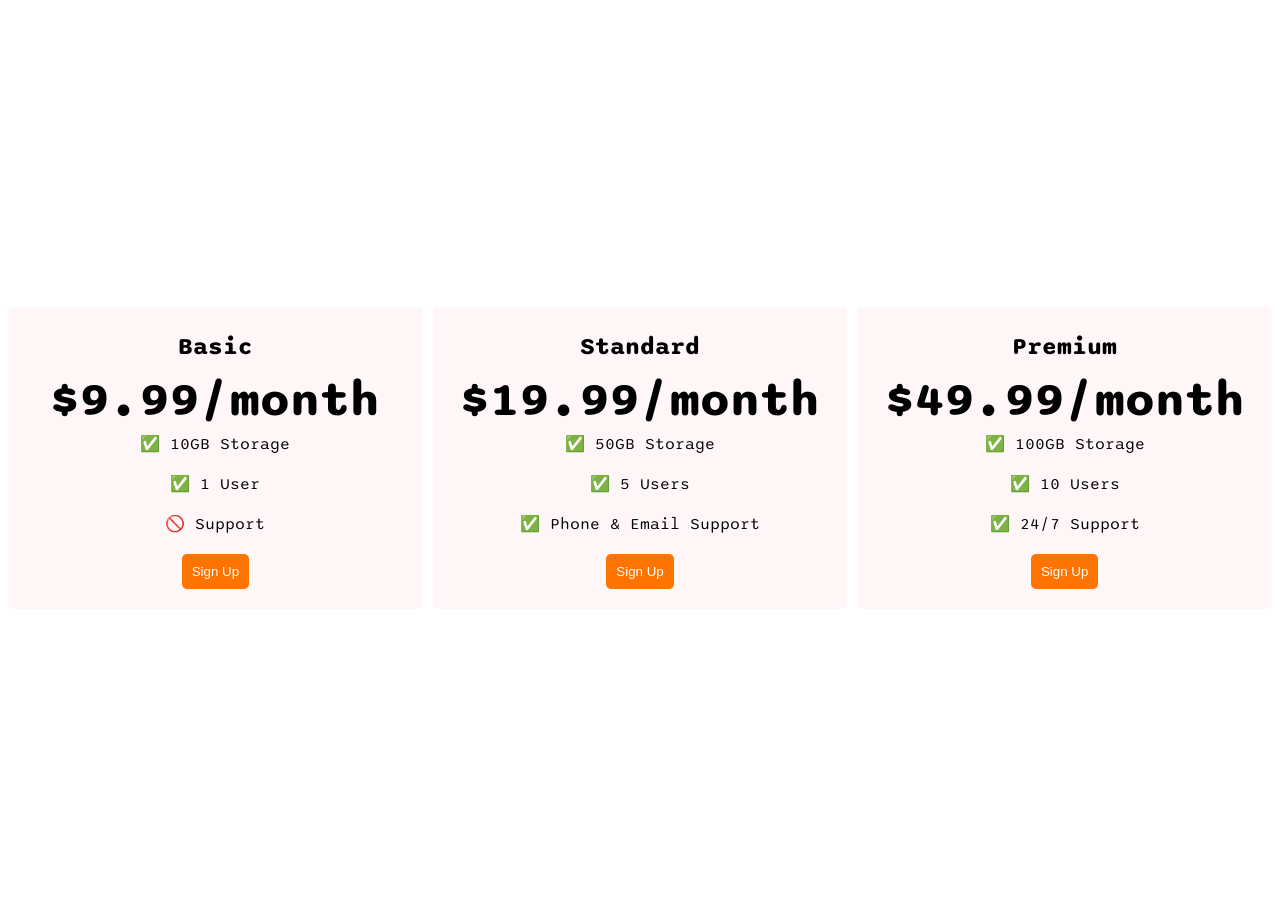
<file: css project/9.4+Flexbox+Pricing+Table+Project/index.html>
<!DOCTYPE html>
<html>
  <head>
    <title>Flexbox Pricing Table</title>
    <link rel="preconnect" href="https://fonts.googleapis.com" />
    <link rel="preconnect" href="https://fonts.gstatic.com" crossorigin />
    <link
      href="https://fonts.googleapis.com/css2?family=Sono:wght@400;700&display=swap"
      rel="stylesheet"
    />
    <style>
      body {
        font-family: "Sono", sans-serif;
      }
      .pricing-container{
        display: flex;
        justify-content: center ;
        align-items: center;
        gap: 10px;
        height: 100vh;
        flex: 1;
      }
      .pricing-plan{
        flex-basis: 400px;
        background-color: rgb(255, 247, 247);
        padding: 20px;
        text-align: center;
        border-radius: 5px;
      }
      .plan-title{
        font-size: 1.5rem;
        font-weight:bold;
        padding: 5px;
      }
      .plan-price{
                font-size: 3rem;
                font-weight:bolder;
                padding: 5px;
      }
      .plan-features {
        list-style: none;
        padding: 0;
        margin: 0;
      }
      .plan-features li{
        margin-bottom: 20px;
      }
      .plan-button{
        color: white;
        background-color: rgb(255, 115, 0);
        padding: 10px;
        border-radius: 5px;
        border: 0;
        cursor: pointer;
      }

      /* Hint: What can you do with a media query and flexbox? */
      @media (max-width: 1250px) {
        .pricing-container{
          flex-direction: column;
          height: fit-content;
          
        }
        .pricing-plan{
          flex-basis: 300px;
        }
      }
    </style>
  </head>

  <body>
    <div class="pricing-container">
      <div class="pricing-plan">
        <div class="plan-title">Basic</div>
        <div class="plan-price">$9.99/month</div>
        <ul class="plan-features">
          <li>✅ 10GB Storage</li>
          <li>✅ 1 User</li>
          <li>🚫 Support</li>
        </ul>
        <button class="plan-button">Sign Up</button>
      </div>
      <div class="pricing-plan">
        <div class="plan-title">Standard</div>
        <div class="plan-price">$19.99/month</div>
        <ul class="plan-features">
          <li>✅ 50GB Storage</li>
          <li>✅ 5 Users</li>
          <li>✅ Phone &amp; Email Support</li>
        </ul>
        <button class="plan-button">Sign Up</button>
      </div>
      <div class="pricing-plan">
        <div class="plan-title">Premium</div>
        <div class="plan-price">$49.99/month</div>
        <ul class="plan-features">
          <li>✅ 100GB Storage</li>
          <li>✅ 10 Users</li>
          <li>✅ 24/7 Support</li>
        </ul>
        <button class="plan-button">Sign Up</button>
      </div>
    </div>
  </body>
</html>
</file>
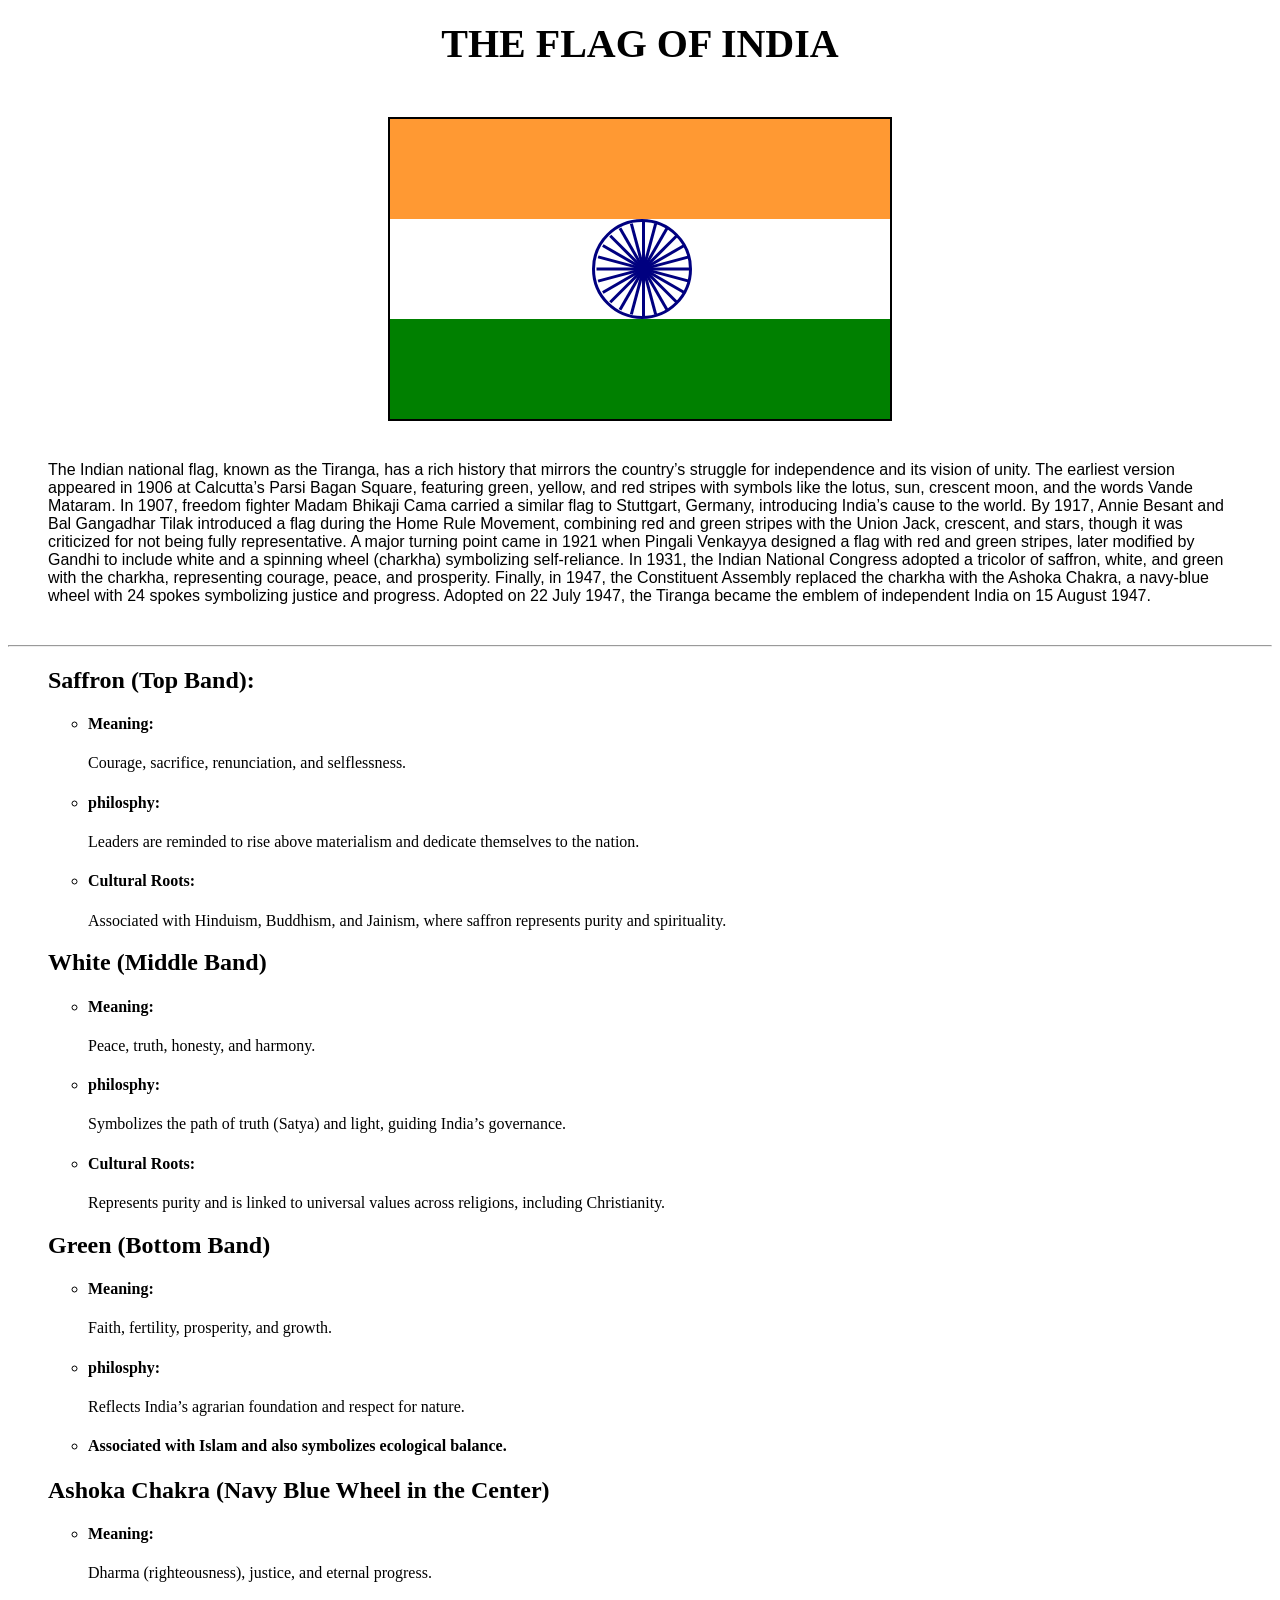
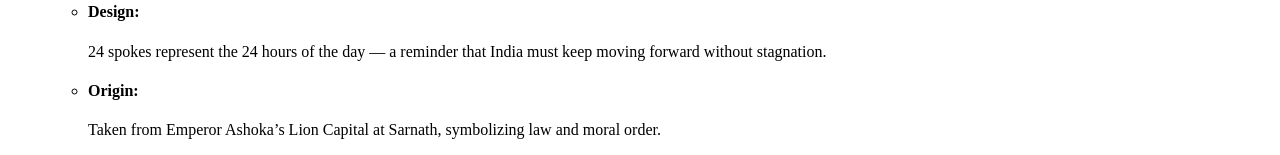
<file: css project/7.3+Flag+Project/7.3 CSS Flag Project/index.html>
<!DOCTYPE html>
<html lang="en">

<head>
    <meta charset="UTF-8">
    <meta name="viewport" content="width=device-width, initial-scale=1.0">
    <title>CSS Flag Project</title>
    <style>
        .flag {
            margin-top: 50px;
            height: 300px;
            width: 500px;
            border: 2px solid black;
        }

        h1 {
            font-family: Georgia, 'Times New Roman', Times, serif;
            font-size: 40px;
            font-weight: bold;
            margin-top: 20px;
        }

        .orange {
            background-color: #FF9933;
            height: 100px;
            width: 500px;
        }

        .white {

            background-color: white;
            height: 100px;
            width: 500px;
            position: relative;
            ;

        }

        .green {
            background-color: green;
            height: 100px;
            width: 500px;
        }

        .ashokachakara {
            height: 94px;
            width: 94px;
            border: 3px solid navy;
            border-radius: 50%;
            position: absolute;
            left: 201.5px;
        }

        .line1 {
            height: 94px;
            width: 3px;
            background-color: navy;
            position: absolute;
            left: 47px;
        }

        .line2 {
            height: 94px;
            width: 3px;
            background-color: navy;
            position: absolute;
            left: 47px;
            transform: rotate(15deg);
        }

        .line3 {
            height: 94px;
            width: 3px;
            background-color: navy;
            position: absolute;
            left: 47px;
            transform: rotate(30deg);
        }

        .line4 {
            height: 94px;
            width: 3px;
            background-color: navy;
            position: absolute;
            left: 47px;
            transform: rotate(45deg);
        }

        .line5 {
            height: 94px;
            width: 3px;
            background-color: navy;
            position: absolute;
            left: 47px;
            transform: rotate(60deg);
        }

        .line6 {
            height: 94px;
            width: 3px;
            background-color: navy;
            position: absolute;
            left: 47px;
            transform: rotate(75deg);
        }

        .line7 {
            height: 94px;
            width: 3px;
            background-color: navy;
            position: absolute;
            left: 47px;
            transform: rotate(90deg);
        }

        .line8 {
            height: 94px;
            width: 3px;
            background-color: navy;
            position: absolute;
            left: 47px;
            transform: rotate(105deg);
        }

        .line9 {
            height: 94px;
            width: 3px;
            background-color: navy;
            position: absolute;
            left: 47px;
            transform: rotate(120deg);
        }

        .line10 {
            height: 94px;
            width: 3px;
            background-color: navy;
            position: absolute;
            left: 47px;
            transform: rotate(135deg);
        }

        .line11 {
            height: 94px;
            width: 3px;
            background-color: navy;
            position: absolute;
            left: 47px;
            transform: rotate(150deg);
        }

        .line12 {
            height: 94px;
            width: 3px;
            background-color: navy;
            position: absolute;
            left: 47px;
            transform: rotate(165deg);
        }

        .about-flag {

            font-family: "Segoe UI", "Roboto", "Noto Sans", Arial, sans-serif;
            margin: 40px;
            text-align: left;
        }

        .about-color {
            text-align: left;
            margin-top: 10px;
        }

        @media screen and (max-width: 600px) {
            .flag {
                width: 100%;
                border: none;
            }

            .about-flag {
                margin-left: 10%;
                width: 100%;
            }

            .about-color {
                width: 100%;
                margin-left: 10px;
                
            }
        }
    </style>
</head>

<body>
    <center>
        <h1> THE FLAG OF INDIA</h1>
        <div class="flag">
            <div class="orange"></div>
            <div class="white">
                <div class="ashokachakara">
                    <div class="line1"></div>
                    <div class="line2"></div>
                    <div class="line3"></div>
                    <div class="line4"></div>
                    <div class="line5"></div>
                    <div class="line6"></div>
                    <div class="line7"></div>
                    <div class="line8"></div>
                    <div class="line9"></div>
                    <div class="line10"></div>
                    <div class="line11"></div>
                    <div class="line12"></div>

                </div>
            </div>
            <div class="green"></div>
        </div>
    </center>
    <div class="about-flag">
        <p>The Indian national flag, known as the Tiranga, has a rich history that mirrors the country’s struggle for
            independence and its vision of unity. The earliest version appeared in 1906 at Calcutta’s Parsi Bagan
            Square, featuring green, yellow, and red stripes with symbols like the lotus, sun, crescent moon, and the
            words Vande Mataram. In 1907, freedom fighter Madam Bhikaji Cama carried a similar flag to Stuttgart,
            Germany, introducing India’s cause to the world. By 1917, Annie Besant and Bal Gangadhar Tilak introduced a
            flag during the Home Rule Movement, combining red and green stripes with the Union Jack, crescent, and
            stars, though it was criticized for not being fully representative.

            A major turning point came in 1921 when Pingali Venkayya designed a flag with red and green stripes, later
            modified by Gandhi to include white and a spinning wheel (charkha) symbolizing self-reliance. In 1931, the
            Indian National Congress adopted a tricolor of saffron, white, and green with the charkha, representing
            courage, peace, and prosperity. Finally, in 1947, the Constituent Assembly replaced the charkha with the
            Ashoka Chakra, a navy-blue wheel with 24 spokes symbolizing justice and progress. Adopted on 22 July 1947,
            the Tiranga became the emblem of independent India on 15 August 1947.</p>
            </div>
        <hr>
        <div class="about-color">
        <ol >
            <h2>Saffron (Top Band):</h2>
            <ul>
                <li>
                    <h4>Meaning:</h4> Courage, sacrifice, renunciation, and selflessness.
                </li>
                <li>
                    <h4>philosphy:</h4> Leaders are reminded to rise above materialism and dedicate themselves to the
                    nation.
                </li>
                <li>
                    <h4>Cultural Roots:</h4> Associated with Hinduism, Buddhism, and Jainism, where saffron represents
                    purity and spirituality.
                </li>
            </ul>
            <h2>White (Middle Band)</h2>
            <ul>
                <li>
                    <h4>Meaning:</h4> Peace, truth, honesty, and harmony.
                </li>
                <li>
                    <h4>philosphy:</h4> Symbolizes the path of truth (Satya) and light, guiding India’s governance.
                </li>
                <li>
                    <h4>Cultural Roots:</h4> Represents purity and is linked to universal values across religions,
                    including Christianity.
                </li>
            </ul>
            <h2>Green (Bottom Band)</h2>
            <ul>
                <li>
                    <h4>Meaning:</h4> Faith, fertility, prosperity, and growth.
                </li>
                <li>
                    <h4>philosphy:</h4> Reflects India’s agrarian foundation and respect for nature.
                </li>
                <li>
                    <h4>Associated with Islam and also symbolizes ecological balance.
                </li>
            </ul>
            <h2>Ashoka Chakra (Navy Blue Wheel in the Center)</h2>
            <ul>
                <li>
                    <h4>Meaning:</h4> Dharma (righteousness), justice, and eternal progress.
                </li>
                <li>
                    <h4>Design:</h4>24 spokes represent the 24 hours of the day — a reminder that India must keep moving
                    forward without stagnation.
                </li>
                <li>
                    <h4>Origin:</h4>Taken from Emperor Ashoka’s Lion Capital at Sarnath, symbolizing law and moral
                    order.
                </li>
            </ul>
        </ol>
        <p></p>
    </div>
    </div>
</body>

</html>
</file>
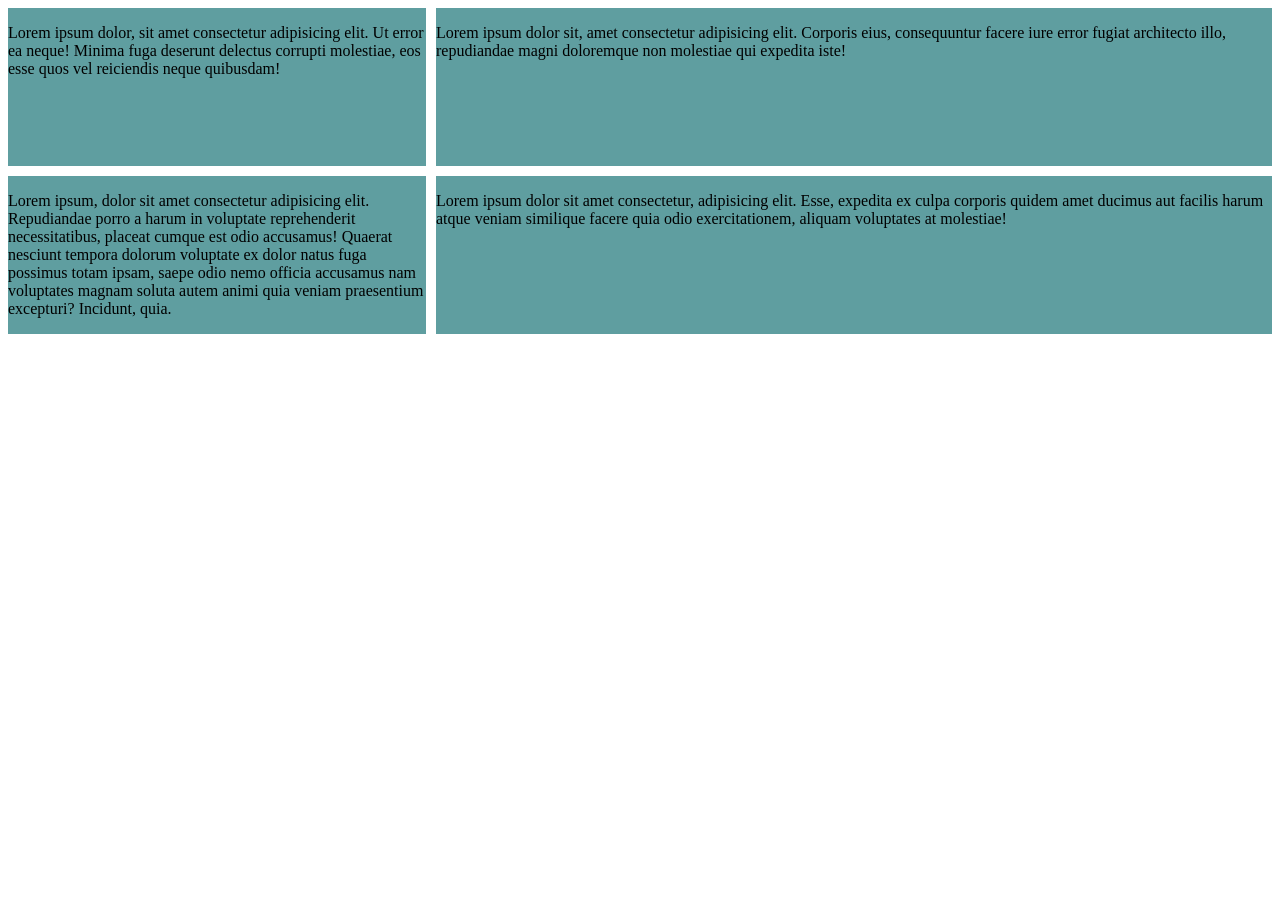
<file: css project/10.0 Display Grid/example.html>
<!DOCTYPE html>
<html>

<head>
  <title>CSS Grid vs Flexbox</title>
  <style>
    .container {
      display: grid;
      grid-template-columns: 1fr 2fr;
      grid-template-rows: 1fr 1fr;
      gap: 10px
    }

    .container>* {
      background-color: cadetblue;
    }
  </style>
</head>

<body>
  <div class="container">
    <div class="one">
      <p>Lorem ipsum dolor, sit amet consectetur adipisicing elit. Ut error ea neque! Minima fuga deserunt delectus
        corrupti molestiae, eos esse quos vel reiciendis neque quibusdam!</p>
    </div>
    <div class="two">
      <p>Lorem ipsum dolor sit, amet consectetur adipisicing elit. Corporis eius, consequuntur facere iure error fugiat
        architecto illo, repudiandae magni doloremque non molestiae qui expedita iste!</p>
    </div>
    <div class="three">
      <p>Lorem ipsum, dolor sit amet consectetur adipisicing elit. Repudiandae porro a harum in voluptate reprehenderit
        necessitatibus, placeat cumque est odio accusamus! Quaerat nesciunt tempora dolorum voluptate ex dolor natus
        fuga possimus totam ipsam, saepe odio nemo officia accusamus nam voluptates magnam soluta autem animi quia
        veniam praesentium excepturi? Incidunt, quia.</p>
    </div>
    <div>
      <p>Lorem ipsum dolor sit amet consectetur, adipisicing elit. Esse, expedita ex culpa corporis quidem amet ducimus
        aut facilis harum atque veniam similique facere quia odio exercitationem, aliquam voluptates at molestiae!</p>
    </div>
  </div>

</body>

</html>
</file>
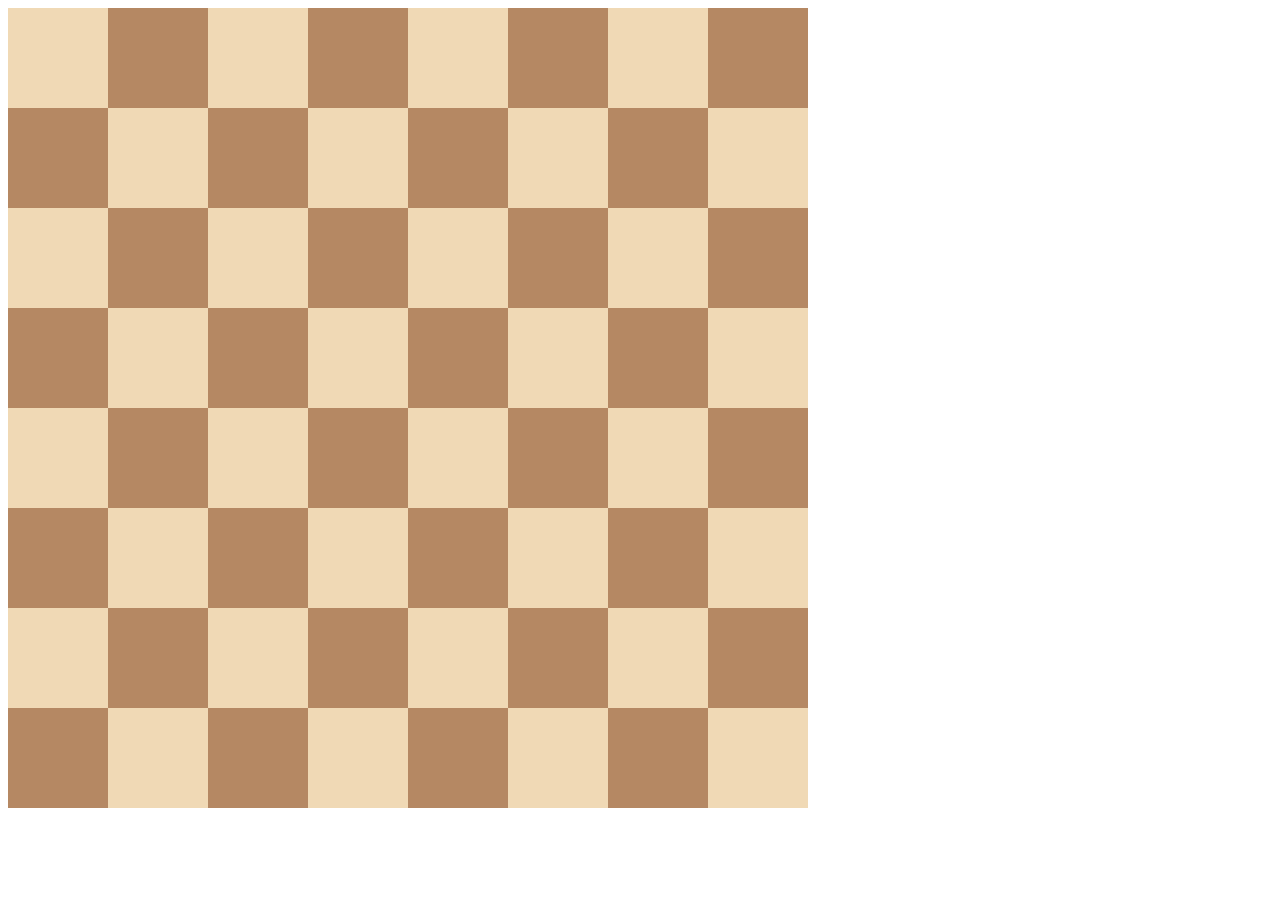
<file: css project/10.0 Display Grid/solution.html>
<!DOCTYPE html>
<html>

<head>
  <title>Chessboard</title>
  <style>
    .container {
      width: 800px;
      display: grid;
      grid-template-columns: 1fr 1fr 1fr 1fr 1fr 1fr 1fr 1fr;
      grid-template-rows: 1fr 1fr 1fr 1fr 1fr 1fr 1fr 1fr;
    }

    .white {
      height: 100px;
      width: 100px;
      background-color: #f0d9b5;
    }

    .black {
      height: 100px;
      width: 100px;
      background-color: #b58863;
    }
  </style>
</head>

<body>
  <div class="container">
    <div class="white"></div>
    <div class="black"></div>
    <div class="white"></div>
    <div class="black"></div>
    <div class="white"></div>
    <div class="black"></div>
    <div class="white"></div>
    <div class="black"></div>
    <div class="black"></div>
    <div class="white"></div>
    <div class="black"></div>
    <div class="white"></div>
    <div class="black"></div>
    <div class="white"></div>
    <div class="black"></div>
    <div class="white"></div>
    <div class="white"></div>
    <div class="black"></div>
    <div class="white"></div>
    <div class="black"></div>
    <div class="white"></div>
    <div class="black"></div>
    <div class="white"></div>
    <div class="black"></div>
    <div class="black"></div>
    <div class="white"></div>
    <div class="black"></div>
    <div class="white"></div>
    <div class="black"></div>
    <div class="white"></div>
    <div class="black"></div>
    <div class="white"></div>
    <div class="white"></div>
    <div class="black"></div>
    <div class="white"></div>
    <div class="black"></div>
    <div class="white"></div>
    <div class="black"></div>
    <div class="white"></div>
    <div class="black"></div>
    <div class="black"></div>
    <div class="white"></div>
    <div class="black"></div>
    <div class="white"></div>
    <div class="black"></div>
    <div class="white"></div>
    <div class="black"></div>
    <div class="white"></div>
    <div class="white"></div>
    <div class="black"></div>
    <div class="white"></div>
    <div class="black"></div>
    <div class="white"></div>
    <div class="black"></div>
    <div class="white"></div>
    <div class="black"></div>
    <div class="black"></div>
    <div class="white"></div>
    <div class="black"></div>
    <div class="white"></div>
    <div class="black"></div>
    <div class="white"></div>
    <div class="black"></div>
    <div class="white"></div>
  </div>
</body>

</html>
</file>
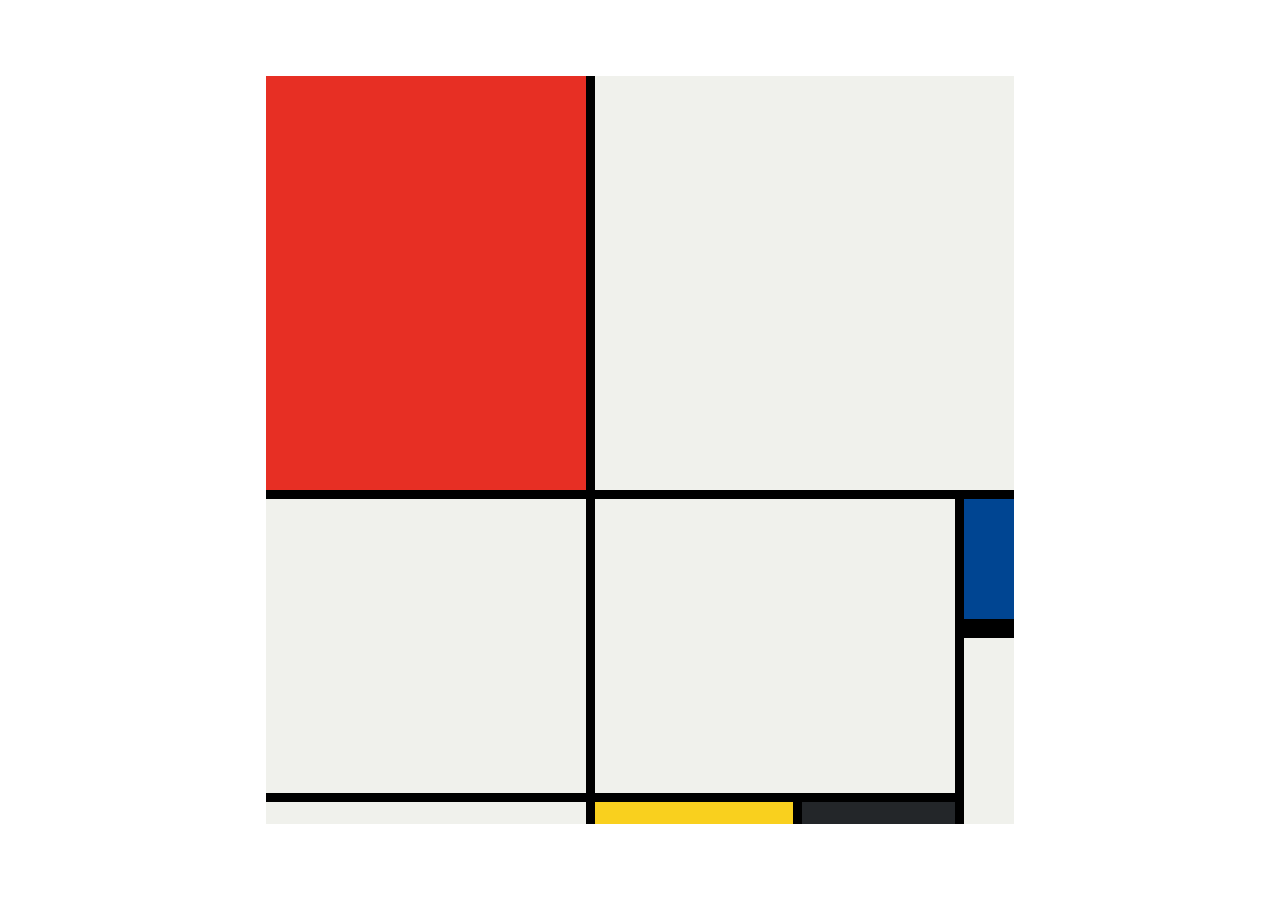
<file: css project/10.3 Mondrian Project/solution.html>
<!DOCTYPE html>
<html lang="en">

<head>
  <meta charset="UTF-8">
  <meta name="viewport" content="width=device-width, initial-scale=1.0">
  <title>Mondrian Project</title>
  <style>
    /* 
    Write your CSS here 
    Line Colour: #000
    White: #F0F1EC
    Red: #E72F24
    Black: #232629
    Blue: #004592
    Yellow: #F9D01E
    */
    body {
      display: flex;
      justify-content: center;
      align-items: center;
      height: 100vh;
      margin: 0;
      padding: 0;
    }

    .container {
      height: 748px;
      width: 748px;
      display: grid;
      background-color: #000;
      grid-template-columns: 320px 198px 153px 50px;
      grid-template-rows: 414px 130px 155px 22px;
      gap: 9px;
    }

    .item {
      background-color: #F0F1EC;
    }

    .red {
      background-color: #E72F24;
    }

    .white1 {
      grid-column: span 3;
    }

    .white2 {
      grid-row: span 2;
    }

    .white3 {
      grid-area: 2 / 2 / 4 /4
    }

    .blue {
      background-color: #004592;
      border-bottom: 10px solid #000;
    }

    .white4 {
      grid-row: span 2;
    }

    .yellow {
      background-color: #F9D01E;
    }

    .black {
      background-color: #232629;
    }
  </style>
</head>

<body>
  <!-- Write your HTML here -->

  <div class="container">
    <div class="item red"></div>
    <div class="item white1"></div>
    <div class="item white2"></div>
    <div class="item white3"></div>

    <div class="item blue"></div>
    <div class="item white4"></div>

    <div class="item"></div>
    <div class="item yellow"></div>
    <div class="item black"></div>
  </div>
</body>

</html>
</file>
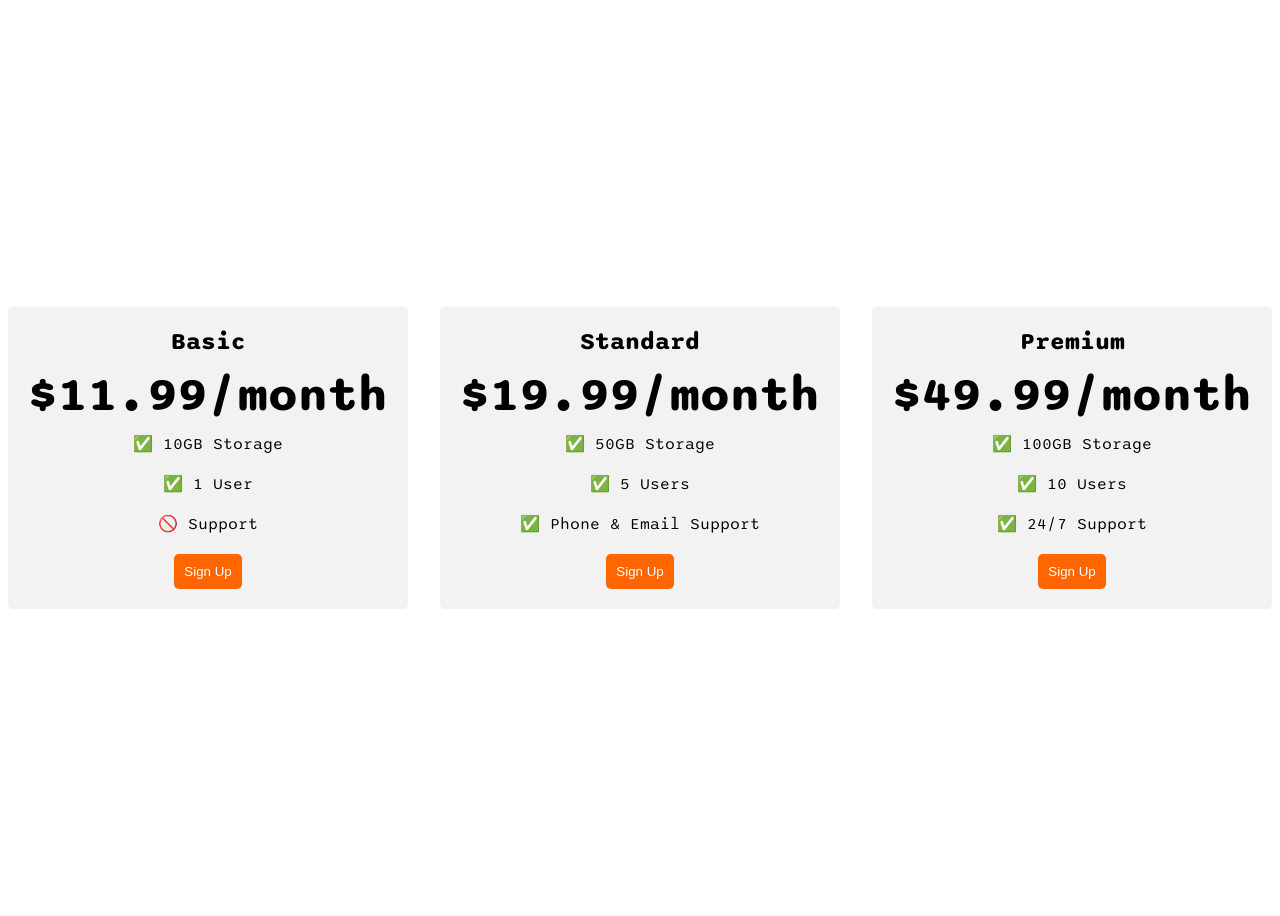
<file: css project/9.4+Flexbox+Pricing+Table+Project/solution.html>
<!DOCTYPE html>
<html>

<head>
  <title>Flexbox Pricing Table</title>
  <link rel="preconnect" href="https://fonts.googleapis.com">
  <link rel="preconnect" href="https://fonts.gstatic.com" crossorigin>
  <link href="https://fonts.googleapis.com/css2?family=Sono:wght@400;700&display=swap" rel="stylesheet">
  <style>
    body {
      font-family: 'Sono', sans-serif;
    }

    .pricing-container {
      display: flex;
      justify-content: center;
      align-items: center;
      height: 100vh;
      gap: 2rem;
    }

    .pricing-plan {
      flex: 1;
      max-width: 400px;
      padding: 20px;
      background-color: #f2f2f2;
      border-radius: 5px;
      text-align: center;
    }

    .plan-title {
      font-size: 24px;
      font-weight: bold;
      margin-bottom: 10px;
    }

    .plan-price {
      font-size: 48px;
      font-weight: bold;
      margin-bottom: 10px;
    }

    .plan-features {
      list-style: none;
      padding: 0;
      margin: 0;
    }

    .plan-features li {
      margin-bottom: 20px;
    }

    .plan-button {
      padding: 10px;
      background-color: #ff6600;
      color: #fff;
      border-radius: 5px;
      border: none;
    }

    @media (max-width: 1250px) {
      .pricing-container {
        flex-direction: column;
        height: 100%;
      }
    }
  </style>
</head>

<body>
  <div class="pricing-container">
    <div class="pricing-plan">
      <div class="plan-title">Basic</div>
      <div class="plan-price">$11.99/month</div>
      <ul class="plan-features">
        <li>✅ 10GB Storage</li>
        <li>✅ 1 User</li>
        <li>🚫 Support</li>
      </ul>
      <button class="plan-button">Sign Up</a>
    </div>
    <div class="pricing-plan">
      <div class="plan-title">Standard</div>
      <div class="plan-price">$19.99/month</div>
      <ul class="plan-features">
        <li>✅ 50GB Storage</li>
        <li>✅ 5 Users</li>
        <li>✅ Phone &amp; Email Support</li>
      </ul>
      <button class="plan-button">Sign Up</a>
    </div>
    <div class="pricing-plan">
      <div class="plan-title">Premium</div>
      <div class="plan-price">$49.99/month</div>
      <ul class="plan-features">
        <li>✅ 100GB Storage</li>
        <li>✅ 10 Users</li>
        <li>✅ 24/7 Support</li>
      </ul>
      <button class="plan-button">Sign Up</a>
    </div>
  </div>

</body>

</html>
</file>
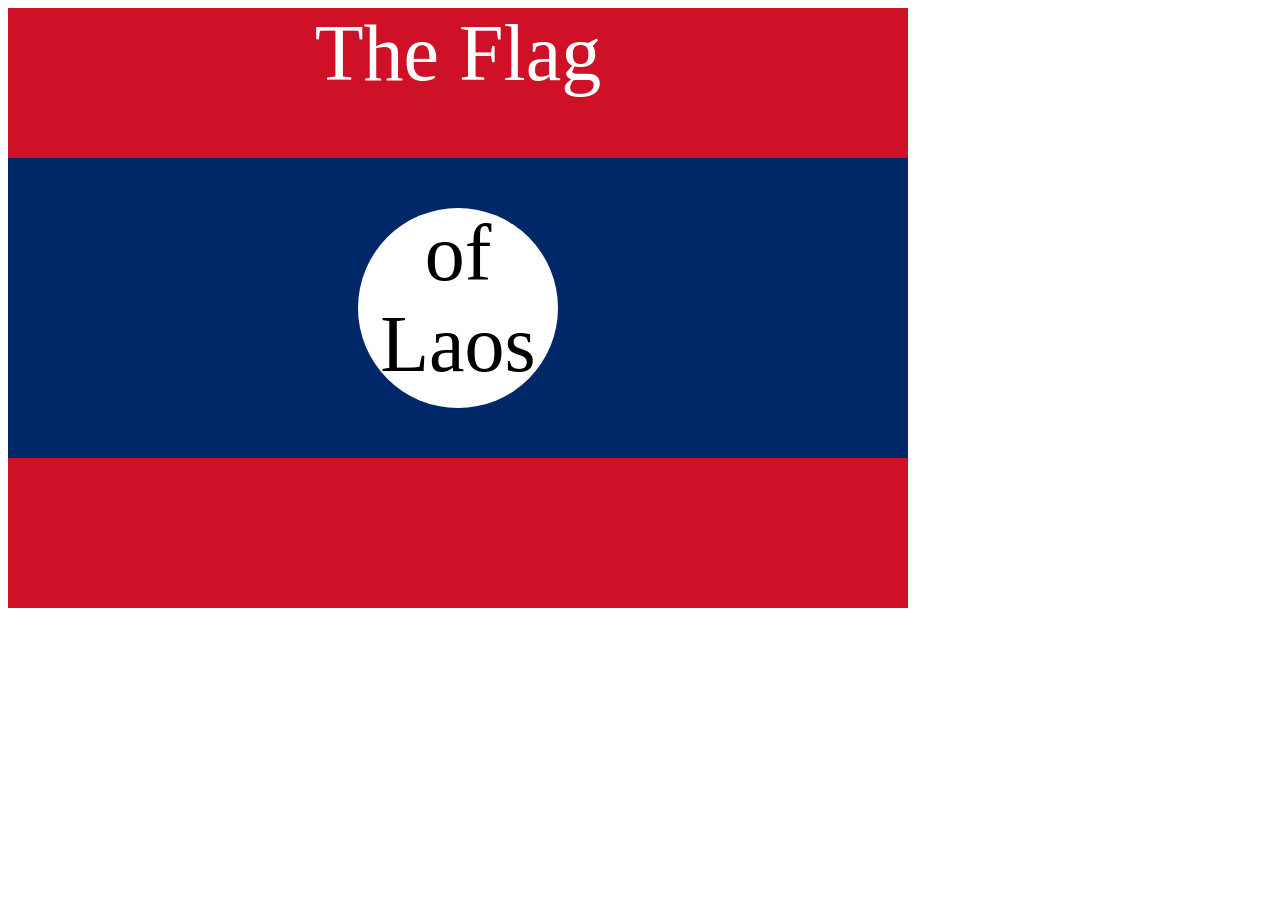
<file: css project/7.3+Flag+Project/7.3 CSS Flag Project/solution.html>
<!DOCTYPE html>
<html lang="en">

<head>
  <meta charset="UTF-8">
  <title>CSS Flag Project</title>
  <style>
    .flag {
      width: 900px;
      height: 600px;
      position: relative;
      background-color: #CE1126;

    }

    .flag > div {
      background-color: #002868;
      height: 300px;
      width: 100%;
      position: absolute;
      top: 150px;
    }

    .flag > div > div {
      background-color: white;
      position: absolute;

      height: 200px;
      width: 200px;
      border-radius: 50%;
      top: 50px;
      left: 350px;
    }

    p {
      font-size: 5rem;
      color: white;
      text-align: center;
      padding: 0;
      margin: 0;
    }

    .flag>div div p {
      color: black;
    }
  </style>
</head>

<body>
  <div class="flag">
    <p>The Flag</p>
    <div>
      <div>
        <p>of Laos</p>
      </div>
    </div>
  </div>
</body>

</html>
</file>
<file: style.css>
*{
    margin: 0px;
    padding: 0px;
}
.body{
    background-color:#659287;
    color: #E6F2DD;
  font-family: "Libre Baskerville", serif;
  font-optical-sizing: auto;
  font-weight: <weight>;
  font-style: normal;
}

.navbar{
    color:  #E6F2DD;
}

header{
    display: inline;
    justify-content: end;
}
.header>ul{
    display:flex;
    list-style: none;
    justify-content: end;
    cursor: pointer;
    border-bottom:2px solid #E6F2DD;
    
}
.header ul li{
    margin-left: 20px;
    margin-top: 10px;
    padding: 10px;
    margin-bottom: 10px;
    font-weight: 500;

}
.profile{
    height: 320px;
    width: 300px;
    border-radius: 50%;
    box-shadow: 0px 0px 50px #B1D3B9;
}
.profile-container{
    

  font-family: "Montserrat", sans-serif;
  font-optical-sizing: auto;
  font-weight: <weight>;
  font-style: normal;
}
.content{
    display: grid;
    grid-template-columns: 1fr 1fr;
    gap: 20px;
}
.about{
    margin-left: 20px;

}
.details {
    display: flex;
    justify-content: center;
    list-style: none;
  font-family: "Montserrat", sans-serif;
  font-optical-sizing: auto;
  font-weight: 700;
  font-style: normal;
}
.details ul{
    list-style:none;
}
.details ul li{
    margin-bottom: 10px;
}
.contact-button{
    background-color: #E6F2DD;
    border: 0;
    padding: 5px;
    border-radius: 5px;
}
.project{
    margin: 40px;
    display: grid;
    grid-template-columns: 1fr 1fr 1fr 1fr;
    gap: 20px;

}
.project-bgcolor{
    background-color:#B1D3B9 ;
}
.project-container{
    height: ;

}


@media (max-width:600px) {
    .project{
        grid-template-columns: 1fr;
    }
    .content{
        grid-template-columns: 1fr;
    
    }
    .details{
        order:-1;
    }
}
</file>
<file: css project/11.3 TinDog Project/css/style.css>
.gradient-background {
  background: linear-gradient(300deg, #00bfff, #ff4c68, #ef8172);
  background-size: 180% 180%;
  animation: gradient-animation 18s ease infinite;
}

@keyframes gradient-animation {
  0% {
    background-position: 0% 50%;
  }
  50% {
    background-position: 100% 50%;
  }
  100% {
    background-position: 0% 50%;
  }
}

.icon-square {
  width: 3rem;
  height: 3rem;
  border-radius: 0.75rem;
}

.profile-img {
  height: 100px;
  border-radius: 50%;
}
</file>
